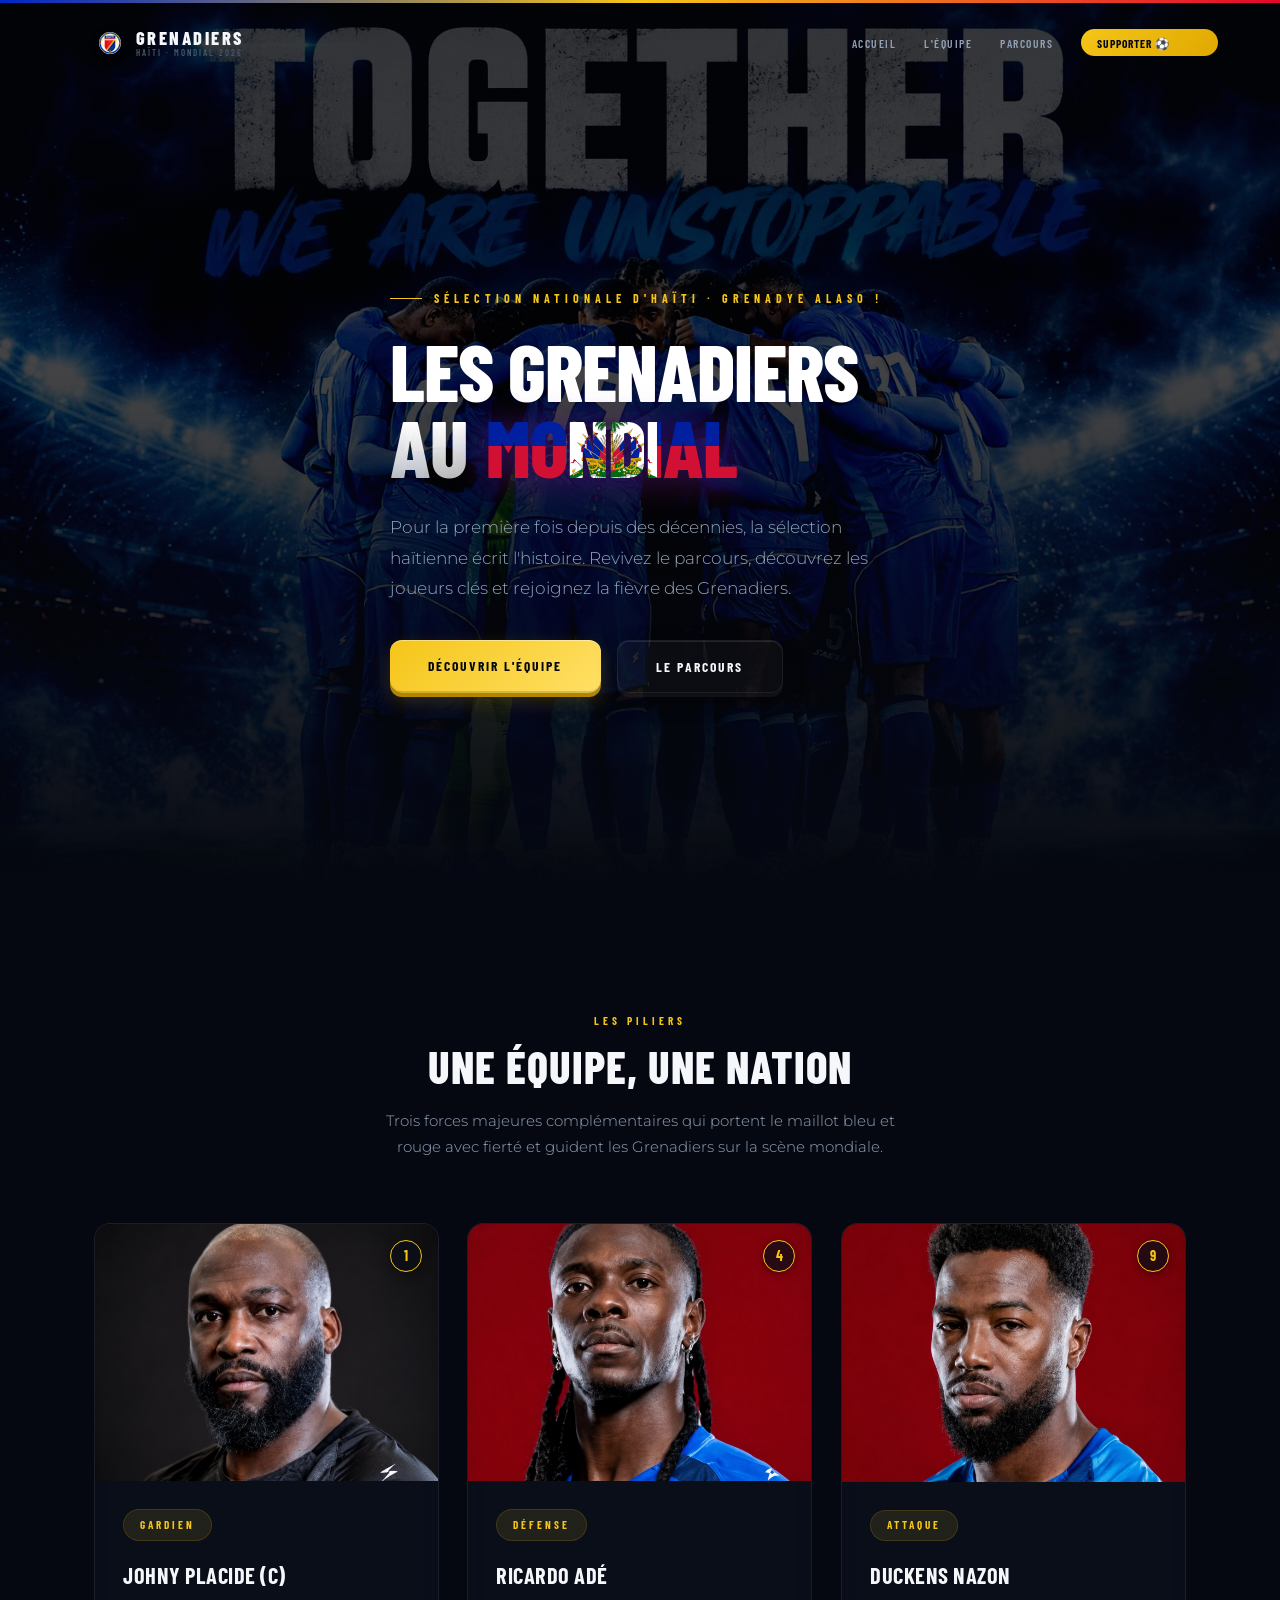
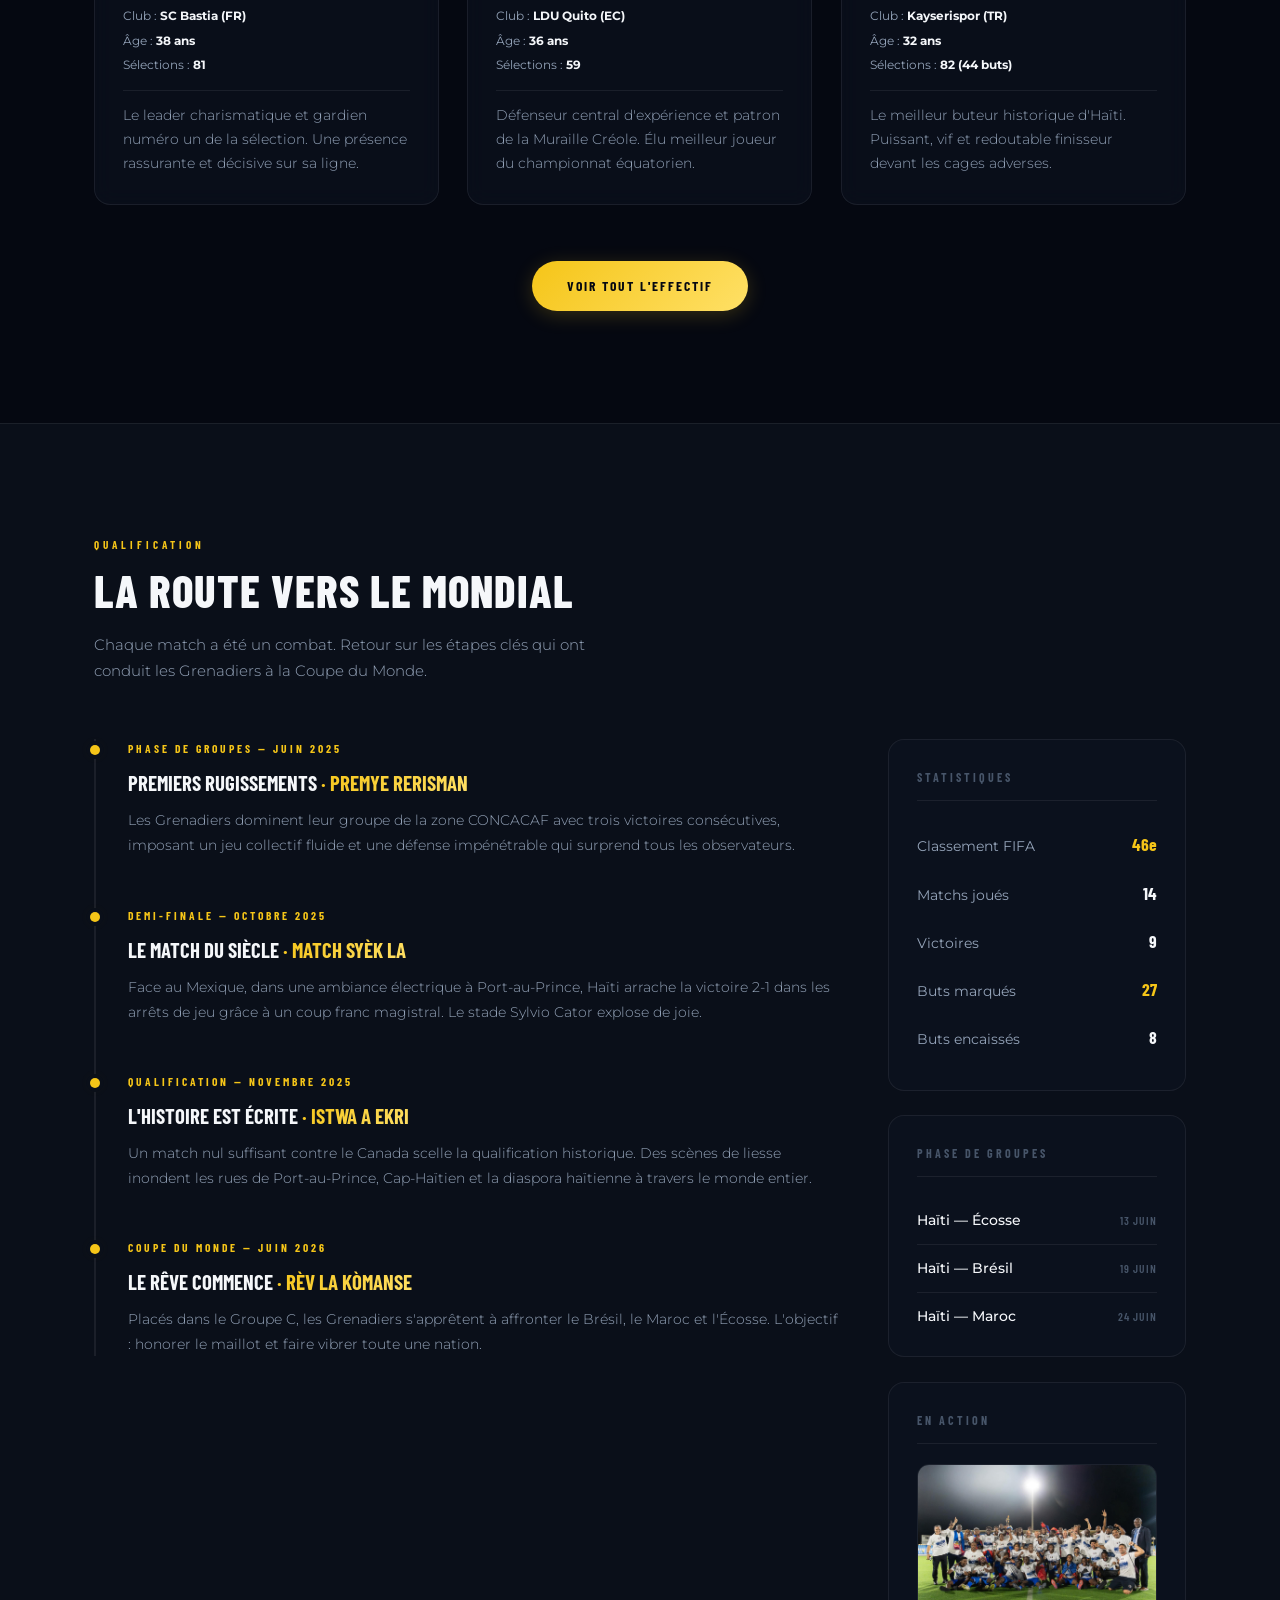
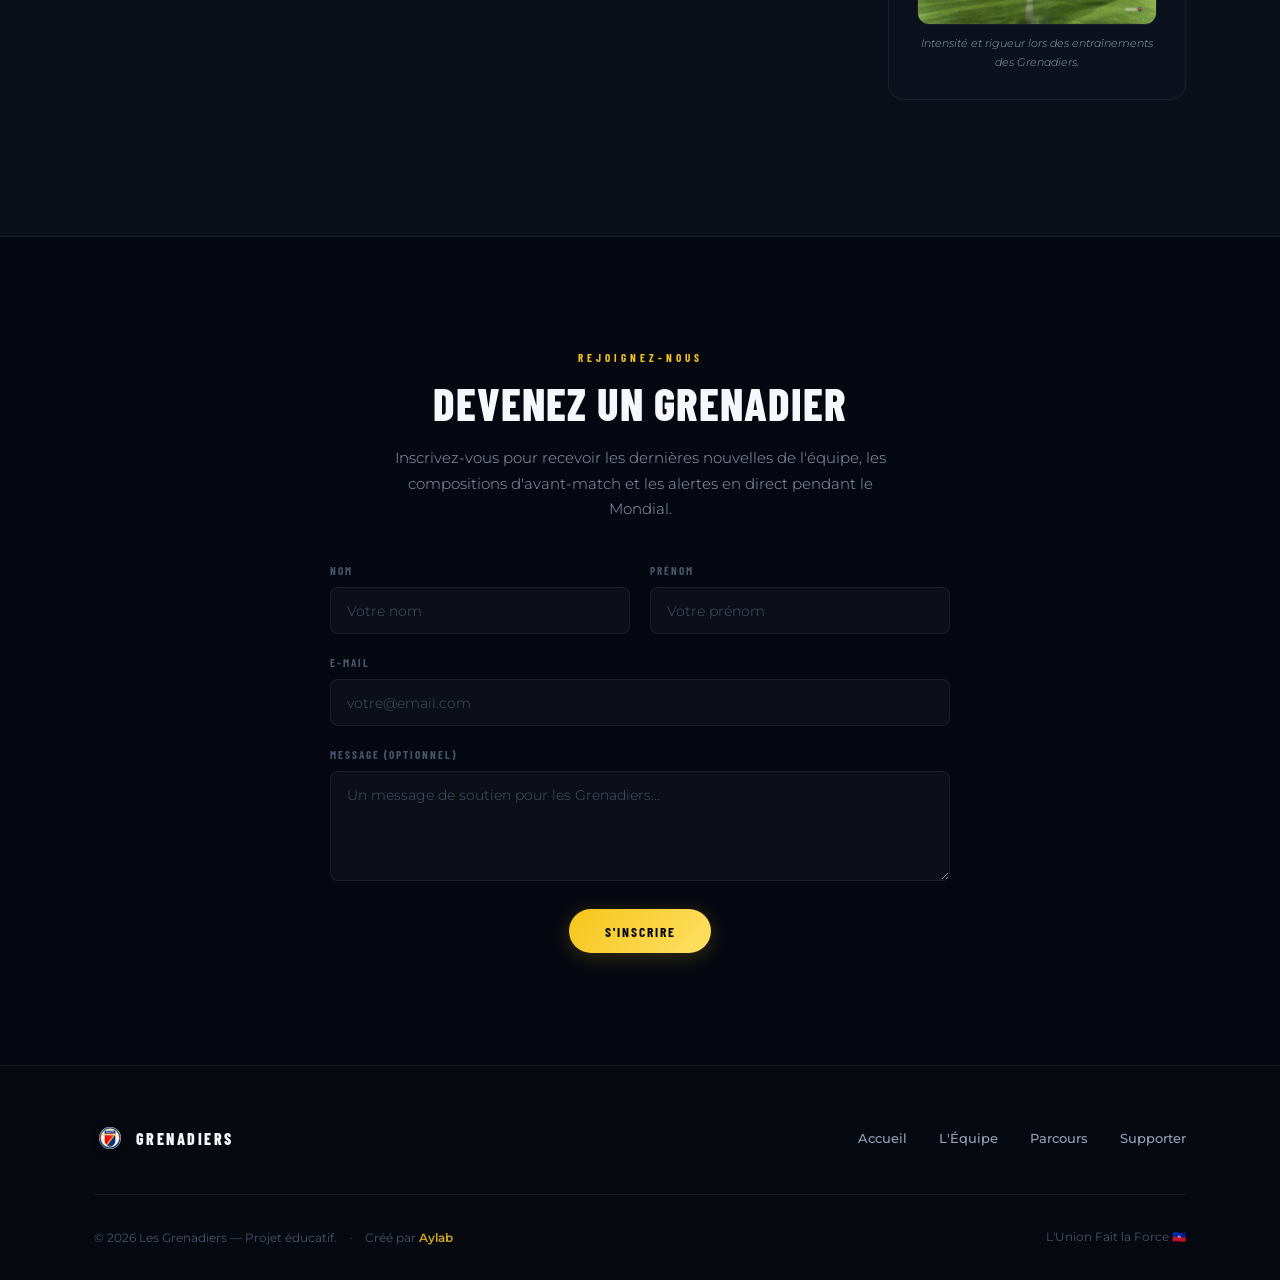
<file: index.html>
<!DOCTYPE html>
<html lang="fr">
<head>
  <meta charset="UTF-8">
  <meta name="viewport" content="width=device-width, initial-scale=1.0">
  <meta name="description" content="Les Grenadiers — La sélection haïtienne de football en route pour la Coupe du Monde. Découvrez l'équipe, le parcours et rejoignez les supporters.">
  <title>Les Grenadiers | Haïti — Coupe du Monde</title>
  <link rel="icon" type="image/svg+xml" href="images/fhf-logo.svg">
  <link rel="stylesheet" href="style.css">

  <!-- Balises Open Graph / Partage Social -->
  <meta property="og:type" content="website">
  <meta property="og:url" content="https://rbil1y.github.io/HAITI_FOOT/">
  <meta property="og:title" content="Les Grenadiers | Haïti — Coupe du Monde">
  <meta property="og:description" content="Les Grenadiers — La sélection haïtienne de football en route pour la Coupe du Monde. Découvrez l'équipe, le parcours et rejoignez les supporters.">
  <meta property="og:image" content="https://rbil1y.github.io/HAITI_FOOT/images/og-preview.jpg">

  <!-- Twitter Meta Tags -->
  <meta name="twitter:card" content="summary_large_image">
  <meta property="twitter:domain" content="rbil1y.github.io">
  <meta property="twitter:url" content="https://rbil1y.github.io/HAITI_FOOT/">
  <meta name="twitter:title" content="Les Grenadiers | Haïti — Coupe du Monde">
  <meta name="twitter:description" content="Les Grenadiers — La sélection haïtienne de football en route pour la Coupe du Monde. Découvrez l'équipe, le parcours et rejoignez les supporters.">
  <meta name="twitter:image" content="https://rbil1y.github.io/HAITI_FOOT/images/og-preview.jpg">
</head>
<body>

  <!-- ═══════════════════════════════════════════
       EN-TÊTE & NAVIGATION
       ═══════════════════════════════════════════ -->
  <header>
    <!-- Bande d'accent aux couleurs nationales -->
    <span class="header-accent" aria-hidden="true"></span>
    
    <!-- Barre de défilement en CSS pur -->
    <div class="scroll-progress-bar"></div>

    <nav class="container nav-bar" aria-label="Navigation principale">
      <a href="#accueil" class="logo" id="nav-logo">
        <img src="images/fhf-logo.svg" alt="Logo de la Fédération Haïtienne de Football (FHF) en bleu, blanc et rouge" class="logo-img">
        <span class="logo-group">
          <span class="logo-text">Grenadiers</span>
          <span class="logo-sub">Haïti · Mondial 2026</span>
        </span>
      </a>
      <input type="checkbox" id="menu-toggle-cb" class="menu-toggle-checkbox">
      <ul class="nav-links">
        <li><a href="#accueil" id="nav-accueil"><label for="menu-toggle-cb">Accueil</label></a></li>
        <li><a href="squad.html" id="nav-equipe">L'Équipe</a></li>
        <li><a href="#parcours" id="nav-parcours"><label for="menu-toggle-cb">Parcours</label></a></li>
        <li><a href="#supporter" class="nav-cta" id="nav-supporter"><label for="menu-toggle-cb">Supporter ⚽</label></a></li>
      </ul>
      <label for="menu-toggle-cb" class="menu-toggle" aria-label="Ouvrir le menu">
        <span class="hamburger-line"></span>
        <span class="hamburger-line"></span>
        <span class="hamburger-line"></span>
      </label>
    </nav>
  </header>

  <main>

    <!-- ═══════════════════════════════════════════
         SECTION HÉROS
         ═══════════════════════════════════════════ -->
    <section id="accueil" class="hero" aria-label="Bannière principale">
      <figure class="hero-bg">
        <picture>
          <!-- Sur smartphone (écrans max 768px), on affiche og-preview.jpg -->
          <source media="(max-width: 768px)" srcset="images/og-preview.jpg">
          <!-- Sur grand écran, on affiche la photo de l'équipe squad-team-2026.jpg -->
          <img src="images/squad-team-2026.jpg" alt="Photo de groupe officielle de l'équipe de football d'Haïti posant ensemble sur la pelouse.">
        </picture>
        <figcaption class="hero-overlay"></figcaption>
      </figure>

      <div class="container hero-content">
        <p class="hero-eyebrow">Sélection Nationale d'Haïti · Grenadye Alaso !</p>
        <h1>Les Grenadiers<br>au <span class="flag-text">Mondial</span></h1>
        <p class="hero-desc">
          Pour la première fois depuis des décennies, la sélection haïtienne écrit l'histoire.
          Revivez le parcours, découvrez les joueurs clés et rejoignez la fièvre des Grenadiers.
        </p>
        <div class="hero-actions">
          <a href="#equipe" class="btn btn-primary" id="hero-cta-equipe">Découvrir l'équipe</a>
          <a href="#parcours" class="btn btn-outline" id="hero-cta-parcours">Le parcours</a>
        </div>
      </div>
    </section>

    <!-- ═══════════════════════════════════════════
         GALERIE DE L'ÉQUIPE (Grid)
         ═══════════════════════════════════════════ -->
    <section id="equipe" class="gallery" aria-label="Galerie de l'équipe">
      <div class="container">
        <div class="gallery-header reveal reveal-up">
          <p class="section-label">Les Piliers</p>
          <h2 class="section-heading">Une Équipe, Une Nation</h2>
          <p class="section-desc">
            Trois forces majeures complémentaires qui portent le maillot bleu et rouge avec fierté et guident les Grenadiers sur la scène mondiale.
          </p>
        </div>

        <div class="gallery-grid">

          <!-- Le Gardien (Johny Placide) -->
          <article class="card reveal reveal-up" data-delay="0">
            <figure class="card-image">
              <span class="card-number">1</span>
              <img src="images/johny-placide.jpg"
                   alt="Portrait de face du gardien et capitaine Johny Placide en maillot officiel noir et jaune.">
            </figure>
            <div class="card-body">
              <span class="tag">Gardien</span>
              <h3 class="card-title">Johny Placide (C)</h3>
              <div class="player-meta">
                <span class="meta-item">Club : <strong>SC Bastia (FR)</strong></span>
                <span class="meta-item">Âge : <strong>38 ans</strong></span>
                <span class="meta-item">Sélections : <strong>81</strong></span>
              </div>
              <p class="card-text">
                Le leader charismatique et gardien numéro un de la sélection. Une présence rassurante et décisive sur sa ligne.
              </p>
            </div>
          </article>

          <!-- La Défense (Ricardo Adé) -->
          <article class="card reveal reveal-up" data-delay="100">
            <figure class="card-image">
              <span class="card-number">4</span>
              <img src="images/ricardo-ade.jpg"
                   alt="Ricardo Adé, défenseur central et leader de la sélection d'Haïti, photographié avec concentration lors d'une séance d'entraînement.">
            </figure>
            <div class="card-body">
              <span class="tag">Défense</span>
              <h3 class="card-title">Ricardo Adé</h3>
              <div class="player-meta">
                <span class="meta-item">Club : <strong>LDU Quito (EC)</strong></span>
                <span class="meta-item">Âge : <strong>36 ans</strong></span>
                <span class="meta-item">Sélections : <strong>59</strong></span>
              </div>
              <p class="card-text">
                Défenseur central d'expérience et patron de la Muraille Créole. Élu meilleur joueur du championnat équatorien.
              </p>
            </div>
          </article>

          <!-- L'Attaque (Duckens Nazon) -->
          <article class="card reveal reveal-up" data-delay="200">
            <figure class="card-image">
              <span class="card-number">9</span>
              <img src="images/duckens-nazon.jpg"
                   alt="Duckens Nazon, l'attaquant vedette de la sélection d'Haïti, souriant avec fierté sous le maillot national.">
            </figure>
            <div class="card-body">
              <span class="tag">Attaque</span>
              <h3 class="card-title">Duckens Nazon</h3>
              <div class="player-meta">
                <span class="meta-item">Club : <strong>Kayserispor (TR)</strong></span>
                <span class="meta-item">Âge : <strong>32 ans</strong></span>
                <span class="meta-item">Sélections : <strong>82 (44 buts)</strong></span>
              </div>
              <p class="card-text">
                Le meilleur buteur historique d'Haïti. Puissant, vif et redoutable finisseur devant les cages adverses.
              </p>
            </div>
          </article>

        </div>

        <div class="gallery-actions reveal reveal-up" data-delay="300">
          <a href="squad.html" class="btn btn-primary" id="btn-voir-tout">Voir tout l'effectif</a>
        </div>

      </div>
    </section>

    <!-- ═══════════════════════════════════════════
         SECTION PARCOURS & STATS (Flexbox 2 col)
         ═══════════════════════════════════════════ -->
    <section id="parcours" class="journey" aria-label="Parcours de qualification">
      <div class="container">
        <div class="journey-header reveal reveal-up">
          <p class="section-label">Qualification</p>
          <h2 class="section-heading">La Route vers le Mondial</h2>
          <p class="section-desc" style="margin-bottom: 3.5rem;">
            Chaque match a été un combat. Retour sur les étapes clés
            qui ont conduit les Grenadiers à la Coupe du Monde.
          </p>
        </div>

        <div class="journey-layout">

          <!-- Colonne principale : Timeline -->
          <section class="journey-main" aria-label="Chronologie du parcours">
            <div class="timeline">

              <article class="timeline-item reveal reveal-left" data-delay="0">
                <p class="timeline-date">Phase de groupes — Juin 2025</p>
                <h3 class="timeline-title">Premiers rugissements <span class="accent">· Premye Rerisman</span></h3>
                <p class="timeline-text">
                  Les Grenadiers dominent leur groupe de la zone CONCACAF avec trois victoires
                  consécutives, imposant un jeu collectif fluide et une défense impénétrable
                  qui surprend tous les observateurs.
                </p>
              </article>

              <article class="timeline-item reveal reveal-left" data-delay="100">
                <p class="timeline-date">Demi-finale — Octobre 2025</p>
                <h3 class="timeline-title">Le match du siècle <span class="accent">· Match Syèk la</span></h3>
                <p class="timeline-text">
                  Face au Mexique, dans une ambiance électrique à Port-au-Prince,
                  Haïti arrache la victoire 2-1 dans les arrêts de jeu grâce à un coup franc magistral.
                  Le stade Sylvio Cator explose de joie.
                </p>
              </article>

              <article class="timeline-item reveal reveal-left" data-delay="200">
                <p class="timeline-date">Qualification — Novembre 2025</p>
                <h3 class="timeline-title">L'histoire est écrite <span class="accent">· Istwa a Ekri</span></h3>
                <p class="timeline-text">
                  Un match nul suffisant contre le Canada scelle la qualification historique.
                  Des scènes de liesse inondent les rues de Port-au-Prince, Cap-Haïtien et
                  la diaspora haïtienne à travers le monde entier.
                </p>
              </article>

              <article class="timeline-item reveal reveal-left" data-delay="300">
                <p class="timeline-date">Coupe du Monde — Juin 2026</p>
                <h3 class="timeline-title">Le rêve commence <span class="accent">· Rèv la Kòmanse</span></h3>
                <p class="timeline-text">
                  Placés dans le Groupe C, les Grenadiers s'apprêtent à affronter
                  le Brésil, le Maroc et l'Écosse. L'objectif : honorer le maillot
                  et faire vibrer toute une nation.
                </p>
              </article>

            </div>
          </section>

          <!-- Sidebar -->
          <aside class="journey-sidebar" aria-label="Statistiques et calendrier">

            <section class="widget reveal reveal-right" data-delay="0" aria-label="Statistiques clés">
              <h3 class="widget-title">Statistiques</h3>
              <div class="stat-row">
                <span class="stat-label">Classement FIFA</span>
                <span class="stat-value highlight">46e</span>
              </div>
              <div class="stat-row">
                <span class="stat-label">Matchs joués</span>
                <span class="stat-value">14</span>
              </div>
              <div class="stat-row">
                <span class="stat-label">Victoires</span>
                <span class="stat-value">9</span>
              </div>
              <div class="stat-row">
                <span class="stat-label">Buts marqués</span>
                <span class="stat-value highlight">27</span>
              </div>
              <div class="stat-row">
                <span class="stat-label">Buts encaissés</span>
                <span class="stat-value">8</span>
              </div>
            </section>

            <section class="widget reveal reveal-right" data-delay="100" aria-label="Calendrier des matchs">
              <h3 class="widget-title">Phase de groupes</h3>
              <div class="match-item">
                <span class="match-teams">Haïti — Écosse</span>
                <span class="match-date">13 Juin</span>
              </div>
              <div class="match-item">
                <span class="match-teams">Haïti — Brésil</span>
                <span class="match-date">19 Juin</span>
              </div>
              <div class="match-item">
                <span class="match-teams">Haïti — Maroc</span>
                <span class="match-date">24 Juin</span>
              </div>
            </section>

            <section class="widget reveal reveal-right" data-delay="200" aria-label="Action et Préparation">
              <h3 class="widget-title">En Action</h3>
              <figure class="widget-team-fig">
                <img src="images/home-hero.jpg" alt="Photographie d'action montrant les joueurs d'Haïti en pleine séance d'entraînement collective, disputant un ballon avec intensité.">
                <figcaption class="widget-team-desc">Intensité et rigueur lors des entraînements des Grenadiers.</figcaption>
              </figure>
            </section>

          </aside>

        </div>
      </div>
    </section>

    <!-- ═══════════════════════════════════════════
         SECTION INSCRIPTION SUPPORTER
         ═══════════════════════════════════════════ -->
    <section id="supporter" class="signup" aria-label="Inscription supporter">
      <div class="container">
        <div class="signup-wrapper reveal reveal-up">
          <p class="section-label">Rejoignez-nous</p>
          <h2 class="section-heading">Devenez un Grenadier</h2>
          <p class="section-desc">
            Inscrivez-vous pour recevoir les dernières nouvelles de l'équipe,
            les compositions d'avant-match et les alertes en direct pendant le Mondial.
          </p>

          <form class="signup-form" action="#" method="POST">
            <div class="form-row">
              <div class="form-group">
                <label for="input-nom">Nom</label>
                <input type="text" id="input-nom" name="nom" class="form-control"
                       placeholder="Votre nom" required>
              </div>
              <div class="form-group">
                <label for="input-prenom">Prénom</label>
                <input type="text" id="input-prenom" name="prenom" class="form-control"
                       placeholder="Votre prénom" required>
              </div>
            </div>

            <div class="form-group">
              <label for="input-email">E-mail</label>
              <input type="email" id="input-email" name="email" class="form-control"
                     placeholder="votre@email.com" required>
            </div>

            <div class="form-group">
              <label for="input-message">Message (optionnel)</label>
              <textarea id="input-message" name="message" class="form-control"
                        placeholder="Un message de soutien pour les Grenadiers..."></textarea>
            </div>

            <button type="submit" class="btn btn-primary" id="btn-submit">
              S'inscrire
            </button>
          </form>
        </div>
      </div>
    </section>

  </main>

  <!-- ═══════════════════════════════════════════
       PIED DE PAGE
       ═══════════════════════════════════════════ -->
  <footer>
    <div class="container">
      <div class="footer-top">
        <div class="footer-logo">
          <img src="images/fhf-logo.svg" alt="Fédération Haïtienne de Football" class="logo-img" style="height: 32px; width: auto; filter: drop-shadow(0 2px 4px rgba(0,0,0,0.3));">
          <span class="logo-text">Grenadiers</span>
        </div>
        <ul class="footer-links">
          <li><a href="#accueil" id="footer-accueil">Accueil</a></li>
          <li><a href="squad.html" id="footer-equipe">L'Équipe</a></li>
          <li><a href="#parcours" id="footer-parcours">Parcours</a></li>
          <li><a href="#supporter" id="footer-supporter">Supporter</a></li>
        </ul>
      </div>
      <div class="footer-bottom">
        <div class="footer-bottom-left">
          <p class="footer-copy">&copy; 2026 Les Grenadiers — Projet éducatif.</p>
          <span class="footer-separator" aria-hidden="true">&bull;</span>
          <p class="footer-aylab">Créé par <a href="#contact-modal" class="aylab-trigger" id="aylab-trigger">Aylab</a></p>
        </div>
        <p class="footer-credits">L'Union Fait la Force 🇭🇹</p>
      </div>
    </div>
  </footer>

  <!-- Modal Contact Aylab -->
  <div id="contact-modal" class="modal" role="dialog" aria-labelledby="modal-title">
    <a href="#aylab-trigger" class="modal-backdrop" aria-label="Fermer la fenêtre"></a>
    <div class="modal-card">
      <a href="#aylab-trigger" class="modal-close" id="modal-close" aria-label="Fermer la fenêtre">&times;</a>
      <div class="modal-body">
        <div class="avatar-circle">BE</div>
        <h3 id="modal-title" class="modal-name">Billy Rolph EXUME</h3>
        <p class="modal-role">Développeur Web · Aylab</p>
        
        <div class="contact-details">
          <a href="tel:+50931368824" class="contact-item">
            <svg class="contact-icon" viewBox="0 0 24 24" fill="none" stroke="currentColor" stroke-width="2" stroke-linecap="round" stroke-linejoin="round">
              <path d="M22 16.92v3a2 2 0 0 1-2.18 2 19.79 19.79 0 0 1-8.63-3.07 19.5 19.5 0 0 1-6-6 19.79 19.79 0 0 1-3.07-8.67A2 2 0 0 1 4.11 2h3a2 2 0 0 1 2 1.72 12.84 12.84 0 0 0 .7 2.81 2 2 0 0 1-.45 2.11L8.09 9.91a16 16 0 0 0 6 6l1.27-1.27a2 2 0 0 1 2.11-.45 12.84 12.84 0 0 0 2.81.7A2 2 0 0 1 22 9.72v3z"/>
            </svg>
            <span>+509 31 36 8824</span>
          </a>
          <a href="mailto:rbillyexume@gmail.com" class="contact-item">
            <svg class="contact-icon" viewBox="0 0 24 24" fill="none" stroke="currentColor" stroke-width="2" stroke-linecap="round" stroke-linejoin="round">
              <path d="M4 4h16c1.1 0 2 .9 2 2v12c0 1.1-.9 2-2 2H4c-1.1 0-2-.9-2-2V6c0-1.1.9-2 2-2z"/>
              <polyline points="22,6 12,13 2,6"/>
            </svg>
            <span>rbillyexume@gmail.com</span>
          </a>
        </div>
      </div>
    </div>
  </div>



</body>
</html>
</file>
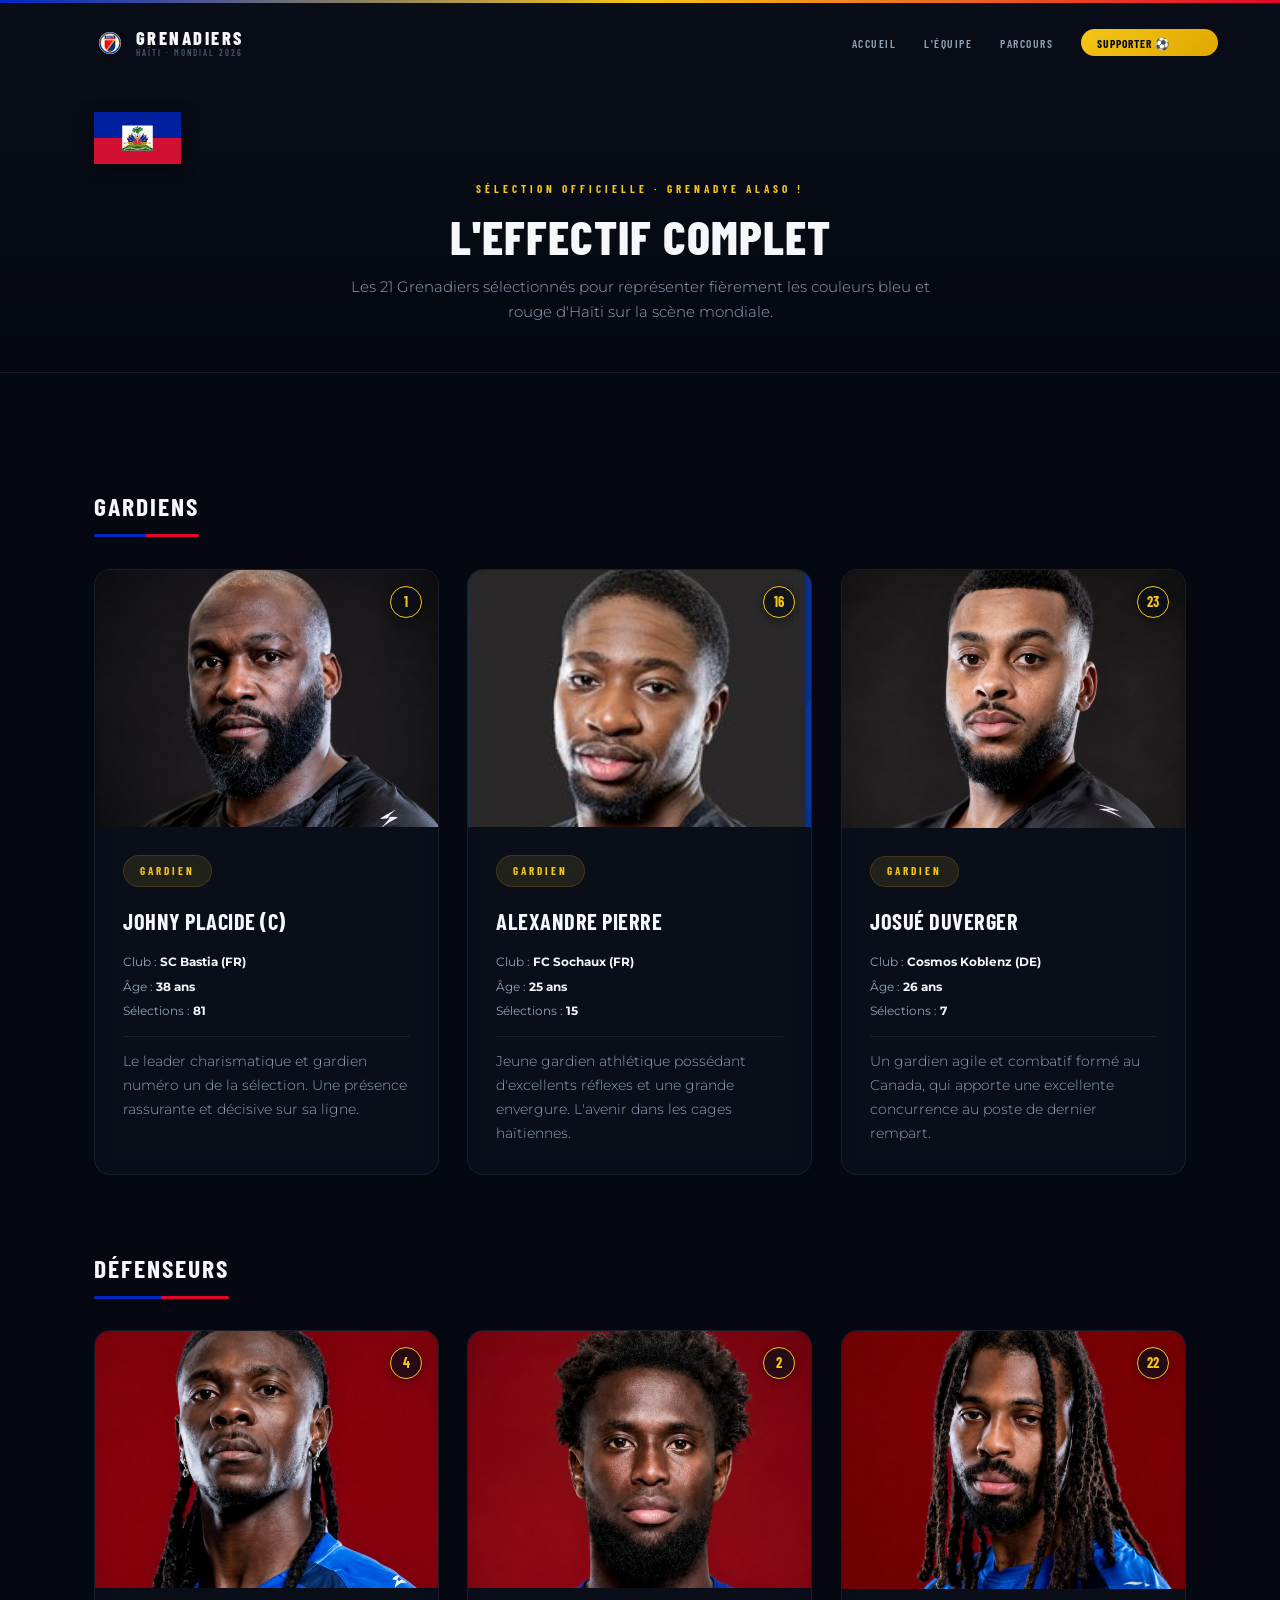
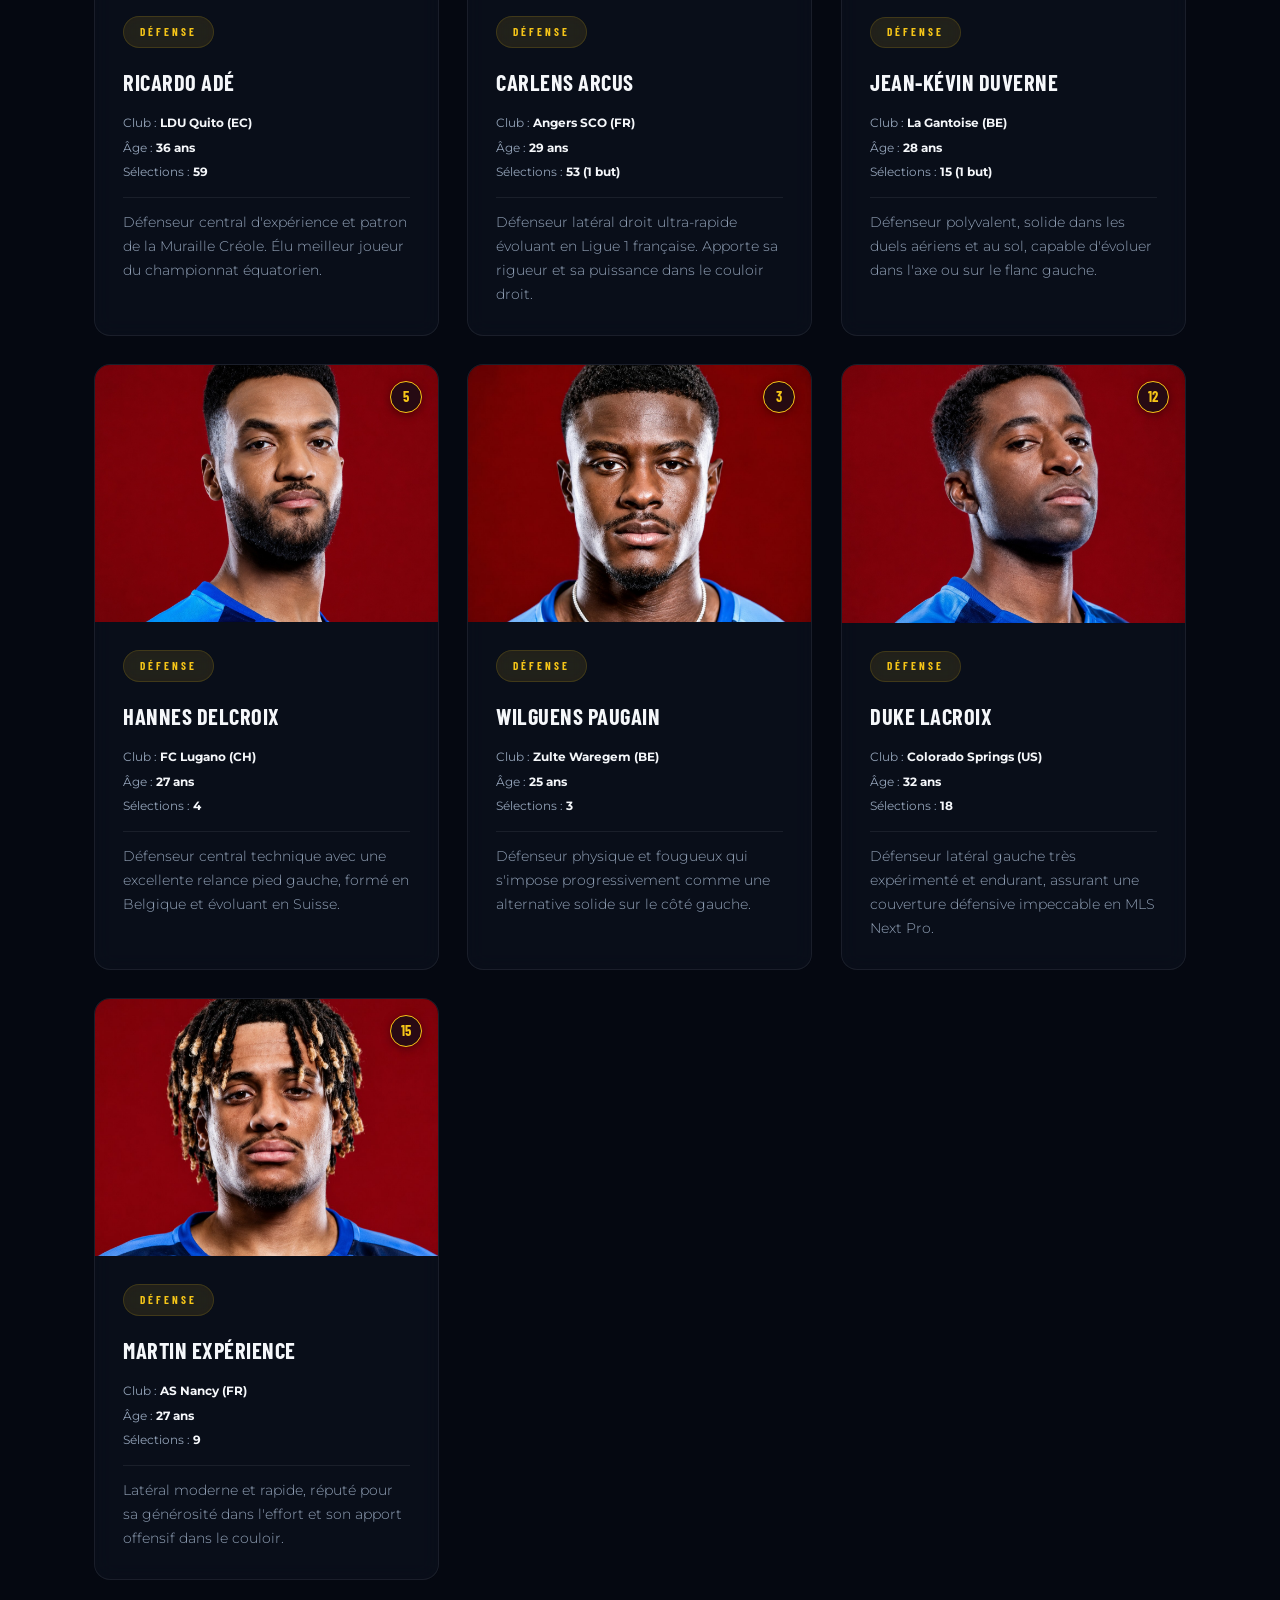
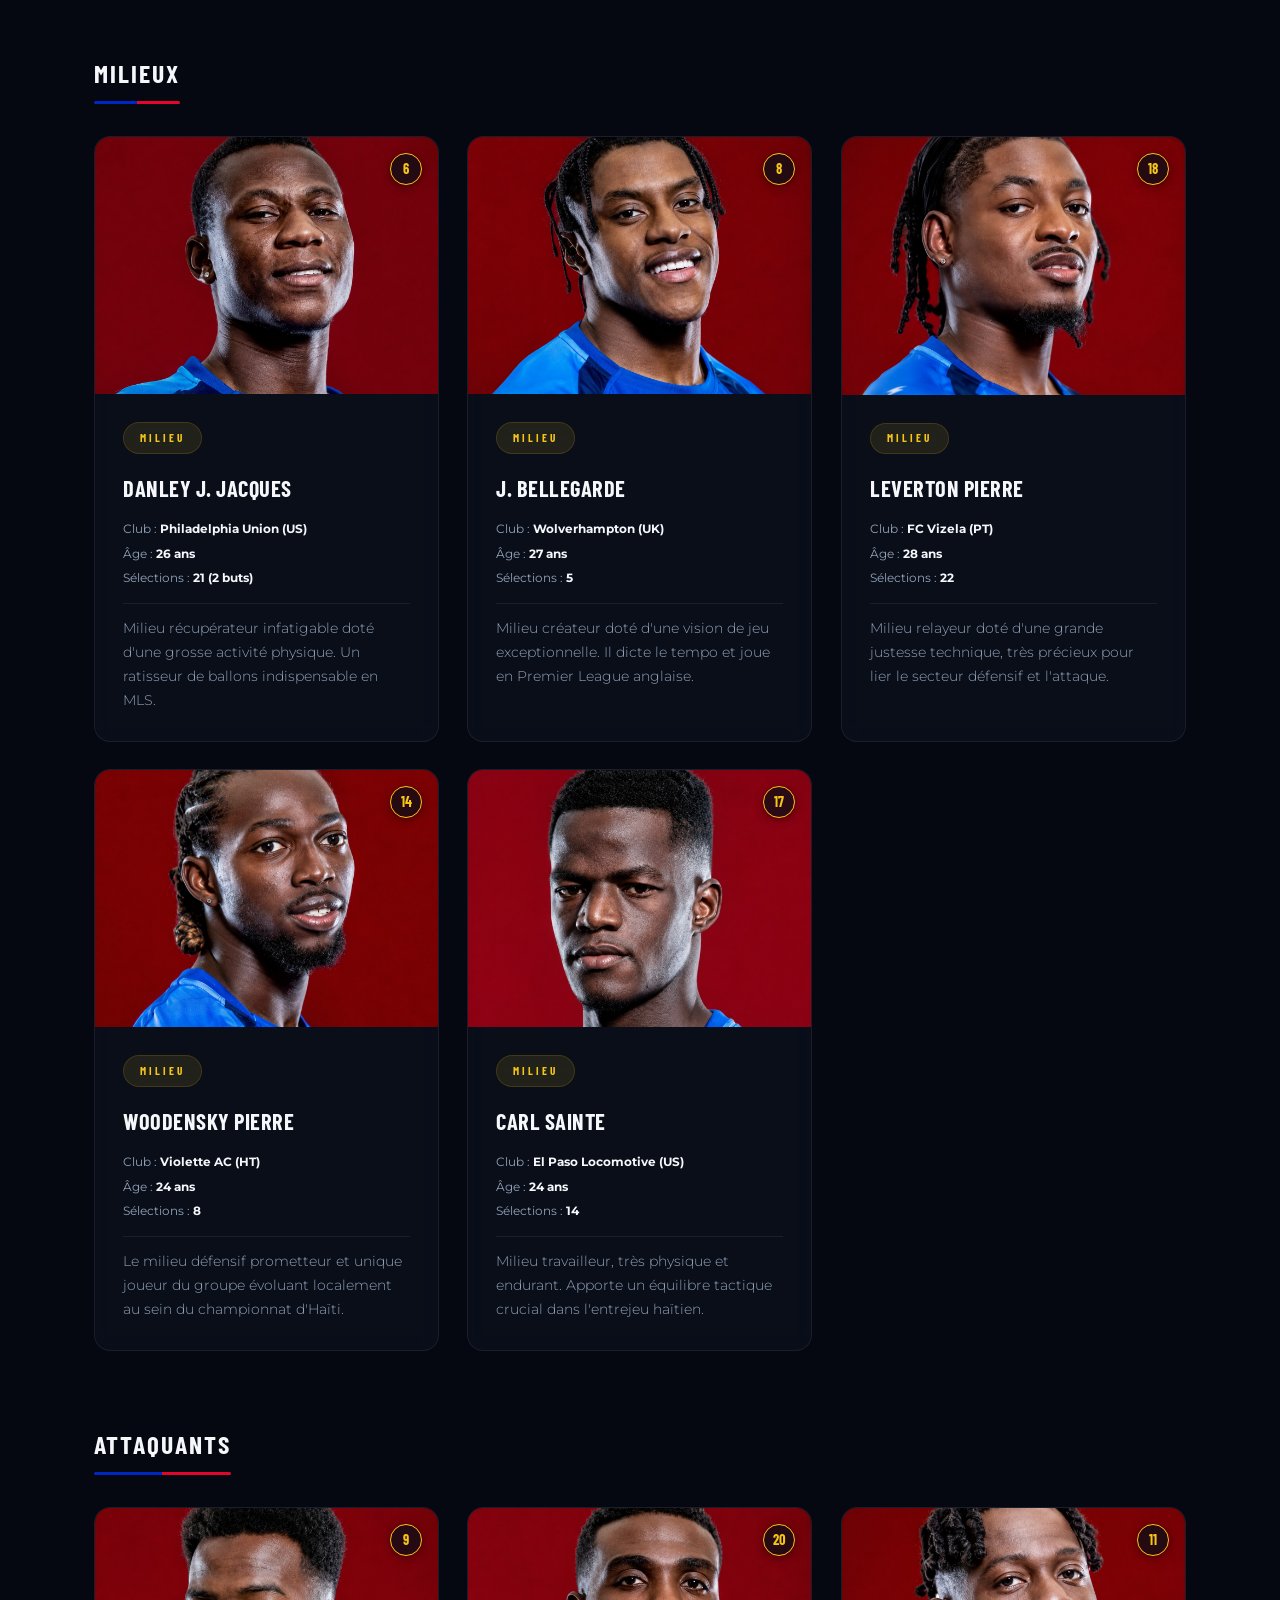
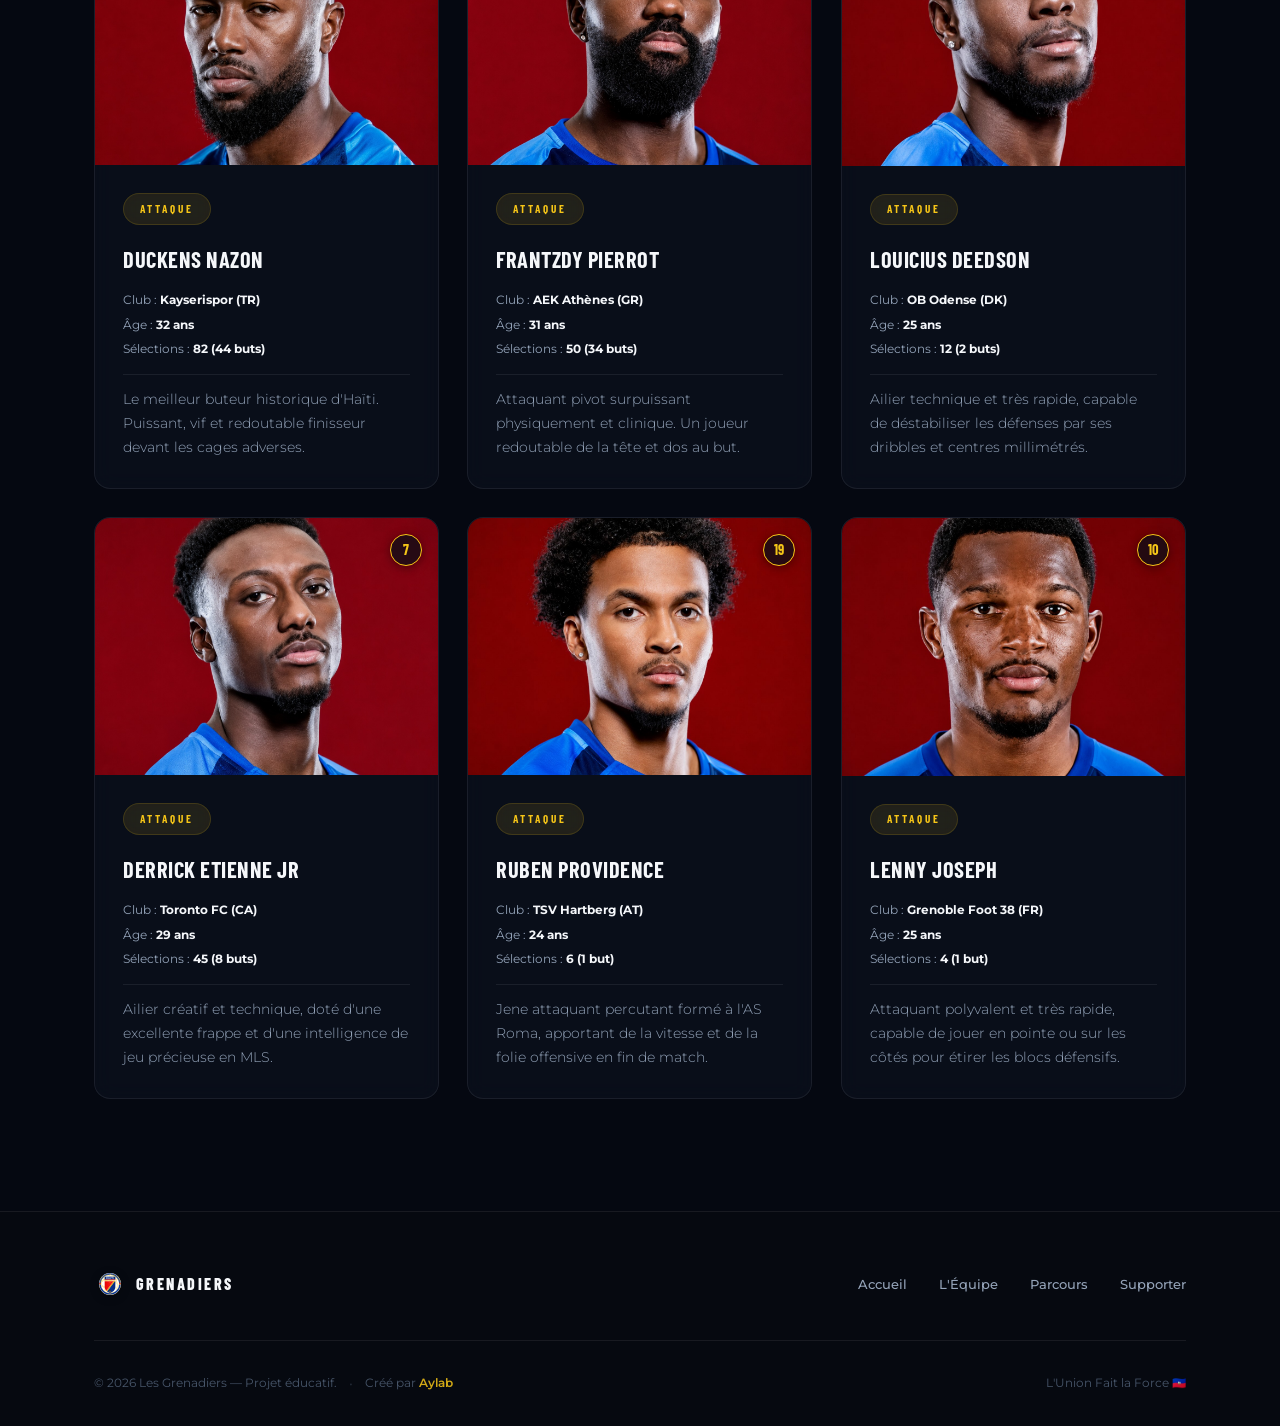
<file: squad.html>
<!DOCTYPE html>
<html lang="fr">
<head>
  <meta charset="UTF-8">
  <meta name="viewport" content="width=device-width, initial-scale=1.0">
  <meta name="description" content="Découvrez l'effectif complet des Grenadiers d'Haïti pour la Coupe du Monde 2026. Photos, clubs, statistiques et détails des 21 joueurs sélectionnés.">
  <title>L'Effectif | Les Grenadiers d'Haïti</title>
  <link rel="icon" type="image/svg+xml" href="images/fhf-logo.svg">
  <link rel="stylesheet" href="style.css">

  <!-- Balises Open Graph / Partage Social -->
  <meta property="og:type" content="website">
  <meta property="og:url" content="https://rbil1y.github.io/HAITI_FOOT/squad.html">
  <meta property="og:title" content="L'Effectif | Les Grenadiers d'Haïti">
  <meta property="og:description" content="Découvrez l'effectif complet des Grenadiers d'Haïti pour la Coupe du Monde 2026. Photos, clubs, statistiques et détails des 21 joueurs sélectionnés.">
  <meta property="og:image" content="https://rbil1y.github.io/HAITI_FOOT/images/og-preview.jpg">

  <!-- Twitter Meta Tags -->
  <meta name="twitter:card" content="summary_large_image">
  <meta property="twitter:domain" content="rbil1y.github.io">
  <meta property="twitter:url" content="https://rbil1y.github.io/HAITI_FOOT/squad.html">
  <meta name="twitter:title" content="L'Effectif | Les Grenadiers d'Haïti">
  <meta name="twitter:description" content="Découvrez l'effectif complet des Grenadiers d'Haïti pour la Coupe du Monde 2026. Photos, clubs, statistiques et détails des 21 joueurs sélectionnés.">
  <meta name="twitter:image" content="https://rbil1y.github.io/HAITI_FOOT/images/og-preview.jpg">
</head>
<body>

  <!-- ═══════════════════════════════════════════
       EN-TÊTE & NAVIGATION
       ═══════════════════════════════════════════ -->
  <header>
    <!-- Bande d'accent aux couleurs nationales -->
    <span class="header-accent" aria-hidden="true"></span>

    <!-- Barre de défilement en CSS pur -->
    <div class="scroll-progress-bar"></div>

    <nav class="container nav-bar" aria-label="Navigation principale">
      <a href="index.html" class="logo" id="nav-logo">
        <img src="images/fhf-logo.svg" alt="Logo de la Fédération Haïtienne de Football (FHF) en bleu, blanc et rouge" class="logo-img">
        <span class="logo-group">
          <span class="logo-text">Grenadiers</span>
          <span class="logo-sub">Haïti · Mondial 2026</span>
        </span>
      </a>
      <input type="checkbox" id="menu-toggle-cb" class="menu-toggle-checkbox">
      <ul class="nav-links">
        <li><a href="index.html#accueil" id="nav-accueil"><label for="menu-toggle-cb">Accueil</label></a></li>
        <li><a href="squad.html" id="nav-equipe"><label for="menu-toggle-cb">L'Équipe</label></a></li>
        <li><a href="index.html#parcours" id="nav-parcours"><label for="menu-toggle-cb">Parcours</label></a></li>
        <li><a href="index.html#supporter" class="nav-cta" id="nav-supporter"><label for="menu-toggle-cb">Supporter ⚽</label></a></li>
      </ul>
      <label for="menu-toggle-cb" class="menu-toggle" aria-label="Ouvrir le menu">
        <span class="hamburger-line"></span>
        <span class="hamburger-line"></span>
        <span class="hamburger-line"></span>
      </label>
    </nav>
  </header>

  <main>

    <!-- ═══════════════════════════════════════════
         BANIÈRE DE PAGE
         ═══════════════════════════════════════════ -->
    <section class="page-header" aria-label="En-tête de page">
      <div class="container">
        <img src="images/haiti.svg" alt="Armoiries de la République d'Haïti" class="page-emblem">
        <p class="section-label">Sélection Officielle · Grenadye Alaso !</p>
        <h1 class="page-title">L'Effectif Complet</h1>
        <p class="page-desc">
          Les 21 Grenadiers sélectionnés pour représenter fièrement les couleurs bleu et rouge d'Haïti sur la scène mondiale.
        </p>
      </div>
    </section>

    <!-- ═══════════════════════════════════════════
         GALERIE COMPLÈTE DE L'ÉQUIPE (Grid)
         ═══════════════════════════════════════════ -->
    <section class="gallery" aria-label="Liste complète des joueurs">
      <div class="container">

        <!-- Catégorie : Gardiens -->
        <div class="squad-category">
          <h3 class="category-title reveal reveal-up">Gardiens</h3>
          <div class="gallery-grid">

            <article class="card reveal reveal-up" data-delay="0">
              <figure class="card-image">
                <span class="card-number">1</span>
                <img src="images/johny-placide.jpg"
                     alt="Portrait de face du gardien et capitaine Johny Placide en maillot officiel noir et jaune.">
              </figure>
              <div class="card-body">
                <span class="tag">Gardien</span>
                <h3 class="card-title">Johny Placide (C)</h3>
                <div class="player-meta">
                  <span class="meta-item">Club : <strong>SC Bastia (FR)</strong></span>
                  <span class="meta-item">Âge : <strong>38 ans</strong></span>
                  <span class="meta-item">Sélections : <strong>81</strong></span>
                </div>
                <p class="card-text">
                  Le leader charismatique et gardien numéro un de la sélection. Une présence rassurante et décisive sur sa ligne.
                </p>
              </div>
            </article>

            <article class="card reveal reveal-up" data-delay="100">
              <figure class="card-image">
                <span class="card-number">16</span>
                <img src="images/alexandre-pierre.jpg"
                     alt="Alexandre Pierre, gardien de but d'Haïti, en maillot d'entraînement bleu ciel.">
              </figure>
              <div class="card-body">
                <span class="tag">Gardien</span>
                <h3 class="card-title">Alexandre Pierre</h3>
                <div class="player-meta">
                  <span class="meta-item">Club : <strong>FC Sochaux (FR)</strong></span>
                  <span class="meta-item">Âge : <strong>25 ans</strong></span>
                  <span class="meta-item">Sélections : <strong>15</strong></span>
                </div>
                <p class="card-text">
                  Jeune gardien athlétique possédant d'excellents réflexes et une grande envergure. L'avenir dans les cages haïtiennes.
                </p>
              </div>
            </article>

            <article class="card reveal reveal-up" data-delay="200">
              <figure class="card-image">
                <span class="card-number">23</span>
                <img src="images/josue-duverger.jpg"
                     alt="Le gardien Josué Duverger lors du rassemblement officiel de l'équipe nationale.">
              </figure>
              <div class="card-body">
                <span class="tag">Gardien</span>
                <h3 class="card-title">Josué Duverger</h3>
                <div class="player-meta">
                  <span class="meta-item">Club : <strong>Cosmos Koblenz (DE)</strong></span>
                  <span class="meta-item">Âge : <strong>26 ans</strong></span>
                  <span class="meta-item">Sélections : <strong>7</strong></span>
                </div>
                <p class="card-text">
                  Un gardien agile et combatif formé au Canada, qui apporte une excellente concurrence au poste de dernier rempart.
                </p>
              </div>
            </article>

          </div>
        </div>

        <!-- Catégorie : Défenseurs -->
        <div class="squad-category">
          <h3 class="category-title reveal reveal-up">Défenseurs</h3>
          <div class="gallery-grid">

            <article class="card reveal reveal-up" data-delay="0">
              <figure class="card-image">
                <span class="card-number">4</span>
                <img src="images/ricardo-ade.jpg"
                     alt="Ricardo Adé, défenseur central et leader de la sélection d'Haïti, photographié avec concentration lors d'une séance d'entraînement.">
              </figure>
              <div class="card-body">
                <span class="tag">Défense</span>
                <h3 class="card-title">Ricardo Adé</h3>
                <div class="player-meta">
                  <span class="meta-item">Club : <strong>LDU Quito (EC)</strong></span>
                  <span class="meta-item">Âge : <strong>36 ans</strong></span>
                  <span class="meta-item">Sélections : <strong>59</strong></span>
                </div>
                <p class="card-text">
                  Défenseur central d'expérience et patron de la Muraille Créole. Élu meilleur joueur du championnat équatorien.
                </p>
              </div>
            </article>

            <article class="card reveal reveal-up" data-delay="100">
              <figure class="card-image">
                <span class="card-number">2</span>
                <img src="images/carlens-arcus.jpg"
                     alt="Carlens Arcus, défenseur latéral droit international d'Haïti.">
              </figure>
              <div class="card-body">
                <span class="tag">Défense</span>
                <h3 class="card-title">Carlens Arcus</h3>
                <div class="player-meta">
                  <span class="meta-item">Club : <strong>Angers SCO (FR)</strong></span>
                  <span class="meta-item">Âge : <strong>29 ans</strong></span>
                  <span class="meta-item">Sélections : <strong>53 (1 but)</strong></span>
                </div>
                <p class="card-text">
                  Défenseur latéral droit ultra-rapide évoluant en Ligue 1 française. Apporte sa rigueur et sa puissance dans le couloir droit.
                </p>
              </div>
            </article>

            <article class="card reveal reveal-up" data-delay="200">
              <figure class="card-image">
                <span class="card-number">22</span>
                <img src="images/jean-kevin-duverne.jpg"
                     alt="Jean-Kévin Duverne, défenseur polyvalent de la sélection d'Haïti.">
              </figure>
              <div class="card-body">
                <span class="tag">Défense</span>
                <h3 class="card-title">Jean-Kévin Duverne</h3>
                <div class="player-meta">
                  <span class="meta-item">Club : <strong>La Gantoise (BE)</strong></span>
                  <span class="meta-item">Âge : <strong>28 ans</strong></span>
                  <span class="meta-item">Sélections : <strong>15 (1 but)</strong></span>
                </div>
                <p class="card-text">
                  Défenseur polyvalent, solide dans les duels aériens et au sol, capable d'évoluer dans l'axe ou sur le flanc gauche.
                </p>
              </div>
            </article>

            <article class="card reveal reveal-up" data-delay="0">
              <figure class="card-image">
                <span class="card-number">5</span>
                <img src="images/hannes-delcroix.jpg"
                     alt="Hannes Delcroix, défenseur central d'Haïti lors d'une séance de préparation physique.">
              </figure>
              <div class="card-body">
                <span class="tag">Défense</span>
                <h3 class="card-title">Hannes Delcroix</h3>
                <div class="player-meta">
                  <span class="meta-item">Club : <strong>FC Lugano (CH)</strong></span>
                  <span class="meta-item">Âge : <strong>27 ans</strong></span>
                  <span class="meta-item">Sélections : <strong>4</strong></span>
                </div>
                <p class="card-text">
                  Défenseur central technique avec une excellente relance pied gauche, formé en Belgique et évoluant en Suisse.
                </p>
              </div>
            </article>

            <article class="card reveal reveal-up" data-delay="100">
              <figure class="card-image">
                <span class="card-number">3</span>
                <img src="images/wilguens-paugain.jpg"
                     alt="Wilguens Paugain, jeune défenseur de la sélection nationale en tenue d'entraînement.">
              </figure>
              <div class="card-body">
                <span class="tag">Défense</span>
                <h3 class="card-title">Wilguens Paugain</h3>
                <div class="player-meta">
                  <span class="meta-item">Club : <strong>Zulte Waregem (BE)</strong></span>
                  <span class="meta-item">Âge : <strong>25 ans</strong></span>
                  <span class="meta-item">Sélections : <strong>3</strong></span>
                </div>
                <p class="card-text">
                  Défenseur physique et fougueux qui s'impose progressivement comme une alternative solide sur le côté gauche.
                </p>
              </div>
            </article>

            <article class="card reveal reveal-up" data-delay="200">
              <figure class="card-image">
                <span class="card-number">12</span>
                <img src="images/duke-lacroix.jpg"
                     alt="Duke Lacroix, latéral gauche haïtien souriant lors du camp de préparation de la sélection.">
              </figure>
              <div class="card-body">
                <span class="tag">Défense</span>
                <h3 class="card-title">Duke Lacroix</h3>
                <div class="player-meta">
                  <span class="meta-item">Club : <strong>Colorado Springs (US)</strong></span>
                  <span class="meta-item">Âge : <strong>32 ans</strong></span>
                  <span class="meta-item">Sélections : <strong>18</strong></span>
                </div>
                <p class="card-text">
                  Défenseur latéral gauche très expérimenté et endurant, assurant une couverture défensive impeccable en MLS Next Pro.
                </p>
              </div>
            </article>

            <article class="card reveal reveal-up" data-delay="0">
              <figure class="card-image">
                <span class="card-number">15</span>
                <img src="images/martin-experience.jpg"
                     alt="Martin Expérience, défenseur latéral gauche d'Haïti, concentré avant un entraînement.">
              </figure>
              <div class="card-body">
                <span class="tag">Défense</span>
                <h3 class="card-title">Martin Expérience</h3>
                <div class="player-meta">
                  <span class="meta-item">Club : <strong>AS Nancy (FR)</strong></span>
                  <span class="meta-item">Âge : <strong>27 ans</strong></span>
                  <span class="meta-item">Sélections : <strong>9</strong></span>
                </div>
                <p class="card-text">
                  Latéral moderne et rapide, réputé pour sa générosité dans l'effort et son apport offensif dans le couloir.
                </p>
              </div>
            </article>

          </div>
        </div>

        <!-- Catégorie : Milieux de terrain -->
        <div class="squad-category">
          <h3 class="category-title reveal reveal-up">Milieux</h3>
          <div class="gallery-grid">

            <article class="card reveal reveal-up" data-delay="0">
              <figure class="card-image">
                <span class="card-number">6</span>
                <img src="images/danley-jean-jacques.jpg"
                     alt="Danley Jean Jacques, milieu défensif d'Haïti, souriant avec son équipement officiel.">
              </figure>
              <div class="card-body">
                <span class="tag">Milieu</span>
                <h3 class="card-title">Danley J. Jacques</h3>
                <div class="player-meta">
                  <span class="meta-item">Club : <strong>Philadelphia Union (US)</strong></span>
                  <span class="meta-item">Âge : <strong>26 ans</strong></span>
                  <span class="meta-item">Sélections : <strong>21 (2 buts)</strong></span>
                </div>
                <p class="card-text">
                  Milieu récupérateur infatigable doté d'une grosse activité physique. Un ratisseur de ballons indispensable en MLS.
                </p>
              </div>
            </article>

            <article class="card reveal reveal-up" data-delay="100">
              <figure class="card-image">
                <span class="card-number">8</span>
                <img src="images/jean-ricner-bellegarde.jpg"
                     alt="Jean-Ricner Bellegarde, milieu de terrain créatif haïtien sous les couleurs nationales.">
              </figure>
              <div class="card-body">
                <span class="tag">Milieu</span>
                <h3 class="card-title">J. Bellegarde</h3>
                <div class="player-meta">
                  <span class="meta-item">Club : <strong>Wolverhampton (UK)</strong></span>
                  <span class="meta-item">Âge : <strong>27 ans</strong></span>
                  <span class="meta-item">Sélections : <strong>5</strong></span>
                </div>
                <p class="card-text">
                  Milieu créateur doté d'une vision de jeu exceptionnelle. Il dicte le tempo et joue en Premier League anglaise.
                </p>
              </div>
            </article>

            <article class="card reveal reveal-up" data-delay="200">
              <figure class="card-image">
                <span class="card-number">18</span>
                <img src="images/leverton-pierre.jpg"
                     alt="Leverton Pierre, milieu relayeur d'Haïti, photographié de face.">
              </figure>
              <div class="card-body">
                <span class="tag">Milieu</span>
                <h3 class="card-title">Leverton Pierre</h3>
                <div class="player-meta">
                  <span class="meta-item">Club : <strong>FC Vizela (PT)</strong></span>
                  <span class="meta-item">Âge : <strong>28 ans</strong></span>
                  <span class="meta-item">Sélections : <strong>22</strong></span>
                </div>
                <p class="card-text">
                  Milieu relayeur doté d'une grande justesse technique, très précieux pour lier le secteur défensif et l'attaque.
                </p>
              </div>
            </article>

            <article class="card reveal reveal-up" data-delay="0">
              <figure class="card-image">
                <span class="card-number">14</span>
                <img src="images/woodensky-pierre.jpg"
                     alt="Woodensky Pierre, milieu de terrain défensif haïtien.">
              </figure>
              <div class="card-body">
                <span class="tag">Milieu</span>
                <h3 class="card-title">Woodensky Pierre</h3>
                <div class="player-meta">
                  <span class="meta-item">Club : <strong>Violette AC (HT)</strong></span>
                  <span class="meta-item">Âge : <strong>24 ans</strong></span>
                  <span class="meta-item">Sélections : <strong>8</strong></span>
                </div>
                <p class="card-text">
                  Le milieu défensif prometteur et unique joueur du groupe évoluant localement au sein du championnat d'Haïti.
                </p>
              </div>
            </article>

            <article class="card reveal reveal-up" data-delay="100">
              <figure class="card-image">
                <span class="card-number">17</span>
                <img src="images/carl-sainte.jpg"
                     alt="Carl Sainte, milieu de terrain physique d'Haïti.">
              </figure>
              <div class="card-body">
                <span class="tag">Milieu</span>
                <h3 class="card-title">Carl Sainte</h3>
                <div class="player-meta">
                  <span class="meta-item">Club : <strong>El Paso Locomotive (US)</strong></span>
                  <span class="meta-item">Âge : <strong>24 ans</strong></span>
                  <span class="meta-item">Sélections : <strong>14</strong></span>
                </div>
                <p class="card-text">
                  Milieu travailleur, très physique et endurant. Apporte un équilibre tactique crucial dans l'entrejeu haïtien.
                </p>
              </div>
            </article>

          </div>
        </div>

        <!-- Catégorie : Attaquants -->
        <div class="squad-category">
          <h3 class="category-title reveal reveal-up">Attaquants</h3>
          <div class="gallery-grid">

            <article class="card reveal reveal-up" data-delay="0">
              <figure class="card-image">
                <span class="card-number">9</span>
                <img src="images/duckens-nazon.jpg"
                     alt="Duckens Nazon, l'attaquant vedette de la sélection d'Haïti, souriant avec fierté sous le maillot national.">
              </figure>
              <div class="card-body">
                <span class="tag">Attaque</span>
                <h3 class="card-title">Duckens Nazon</h3>
                <div class="player-meta">
                  <span class="meta-item">Club : <strong>Kayserispor (TR)</strong></span>
                  <span class="meta-item">Âge : <strong>32 ans</strong></span>
                  <span class="meta-item">Sélections : <strong>82 (44 buts)</strong></span>
                </div>
                <p class="card-text">
                  Le meilleur buteur historique d'Haïti. Puissant, vif et redoutable finisseur devant les cages adverses.
                </p>
              </div>
            </article>

            <article class="card reveal reveal-up" data-delay="100">
              <figure class="card-image">
                <span class="card-number">20</span>
                <img src="images/frantzdy-pierrot.jpg"
                     alt="Frantzdy Pierrot, attaquant de pointe d'Haïti.">
              </figure>
              <div class="card-body">
                <span class="tag">Attaque</span>
                <h3 class="card-title">Frantzdy Pierrot</h3>
                <div class="player-meta">
                  <span class="meta-item">Club : <strong>AEK Athènes (GR)</strong></span>
                  <span class="meta-item">Âge : <strong>31 ans</strong></span>
                  <span class="meta-item">Sélections : <strong>50 (34 buts)</strong></span>
                </div>
                <p class="card-text">
                  Attaquant pivot surpuissant physiquement et clinique. Un joueur redoutable de la tête et dos au but.
                </p>
              </div>
            </article>

            <article class="card reveal reveal-up" data-delay="200">
              <figure class="card-image">
                <span class="card-number">11</span>
                <img src="images/louicius-deedson.jpg"
                     alt="Louicius Deedson, ailier rapide haïtien lors de son arrivée au camp.">
              </figure>
              <div class="card-body">
                <span class="tag">Attaque</span>
                <h3 class="card-title">Louicius Deedson</h3>
                <div class="player-meta">
                  <span class="meta-item">Club : <strong>OB Odense (DK)</strong></span>
                  <span class="meta-item">Âge : <strong>25 ans</strong></span>
                  <span class="meta-item">Sélections : <strong>12 (2 buts)</strong></span>
                </div>
                <p class="card-text">
                  Ailier technique et très rapide, capable de déstabiliser les défenses par ses dribbles et centres millimétrés.
                </p>
              </div>
            </article>

            <article class="card reveal reveal-up" data-delay="0">
              <figure class="card-image">
                <span class="card-number">7</span>
                <img src="images/derrick-etienne.jpg"
                     alt="Derrick Etienne Jr, ailier offensif créatif de la sélection.">
              </figure>
              <div class="card-body">
                <span class="tag">Attaque</span>
                <h3 class="card-title">Derrick Etienne Jr</h3>
                <div class="player-meta">
                  <span class="meta-item">Club : <strong>Toronto FC (CA)</strong></span>
                  <span class="meta-item">Âge : <strong>29 ans</strong></span>
                  <span class="meta-item">Sélections : <strong>45 (8 buts)</strong></span>
                </div>
                <p class="card-text">
                  Ailier créatif et technique, doté d'une excellente frappe et d'une intelligence de jeu précieuse en MLS.
                </p>
              </div>
            </article>

            <article class="card reveal reveal-up" data-delay="100">
              <figure class="card-image">
                <span class="card-number">19</span>
                <img src="images/ruben-providence.jpg"
                     alt="Ruben Providence, jeune ailier de la sélection.">
              </figure>
              <div class="card-body">
                <span class="tag">Attaque</span>
                <h3 class="card-title">Ruben Providence</h3>
                <div class="player-meta">
                  <span class="meta-item">Club : <strong>TSV Hartberg (AT)</strong></span>
                  <span class="meta-item">Âge : <strong>24 ans</strong></span>
                  <span class="meta-item">Sélections : <strong>6 (1 but)</strong></span>
                </div>
                <p class="card-text">
                  Jene attaquant percutant formé à l'AS Roma, apportant de la vitesse et de la folie offensive en fin de match.
                </p>
              </div>
            </article>

            <article class="card reveal reveal-up" data-delay="200">
              <figure class="card-image">
                <span class="card-number">10</span>
                <img src="images/lenny-joseph.jpg"
                     alt="Lenny Joseph, attaquant polyvalent de la sélection d'Haïti.">
              </figure>
              <div class="card-body">
                <span class="tag">Attaque</span>
                <h3 class="card-title">Lenny Joseph</h3>
                <div class="player-meta">
                  <span class="meta-item">Club : <strong>Grenoble Foot 38 (FR)</strong></span>
                  <span class="meta-item">Âge : <strong>25 ans</strong></span>
                  <span class="meta-item">Sélections : <strong>4 (1 but)</strong></span>
                </div>
                <p class="card-text">
                  Attaquant polyvalent et très rapide, capable de jouer en pointe ou sur les côtés pour étirer les blocs défensifs.
                </p>
              </div>
            </article>

          </div>
        </div>

      </div>
    </section>

  </main>

  <!-- ═══════════════════════════════════════════
       PIED DE PAGE
       ═══════════════════════════════════════════ -->
  <footer>
    <div class="container">
      <div class="footer-top">
        <div class="footer-logo">
          <img src="images/fhf-logo.svg" alt="Fédération Haïtienne de Football" class="logo-img" style="height: 32px; width: auto; filter: drop-shadow(0 2px 4px rgba(0,0,0,0.3));">
          <span class="logo-text">Grenadiers</span>
        </div>
        <ul class="footer-links">
          <li><a href="index.html#accueil" id="footer-accueil">Accueil</a></li>
          <li><a href="squad.html" id="footer-equipe">L'Équipe</a></li>
          <li><a href="index.html#parcours" id="footer-parcours">Parcours</a></li>
          <li><a href="index.html#supporter" id="footer-supporter">Supporter</a></li>
        </ul>
      </div>
      <div class="footer-bottom">
        <div class="footer-bottom-left">
          <p class="footer-copy">&copy; 2026 Les Grenadiers — Projet éducatif.</p>
          <span class="footer-separator" aria-hidden="true">&bull;</span>
          <p class="footer-aylab">Créé par <a href="#contact-modal" class="aylab-trigger" id="aylab-trigger">Aylab</a></p>
        </div>
        <p class="footer-credits">L'Union Fait la Force 🇭🇹</p>
      </div>
    </div>
  </footer>

  <!-- Modal Contact Aylab -->
  <div id="contact-modal" class="modal" role="dialog" aria-labelledby="modal-title">
    <a href="#aylab-trigger" class="modal-backdrop" aria-label="Fermer la fenêtre"></a>
    <div class="modal-card">
      <a href="#aylab-trigger" class="modal-close" id="modal-close" aria-label="Fermer la fenêtre">&times;</a>
      <div class="modal-body">
        <div class="avatar-circle">BE</div>
        <h3 id="modal-title" class="modal-name">Billy Rolph EXUME</h3>
        <p class="modal-role">Développeur Web · Aylab</p>
        
        <div class="contact-details">
          <a href="tel:+50931368824" class="contact-item">
            <svg class="contact-icon" viewBox="0 0 24 24" fill="none" stroke="currentColor" stroke-width="2" stroke-linecap="round" stroke-linejoin="round">
              <path d="M22 16.92v3a2 2 0 0 1-2.18 2 19.79 19.79 0 0 1-8.63-3.07 19.5 19.5 0 0 1-6-6 19.79 19.79 0 0 1-3.07-8.67A2 2 0 0 1 4.11 2h3a2 2 0 0 1 2 1.72 12.84 12.84 0 0 0 .7 2.81 2 2 0 0 1-.45 2.11L8.09 9.91a16 16 0 0 0 6 6l1.27-1.27a2 2 0 0 1 2.11-.45 12.84 12.84 0 0 0 2.81.7A2 2 0 0 1 22 9.72v3z"/>
            </svg>
            <span>+509 31 36 8824</span>
          </a>
          <a href="mailto:rbillyexume@gmail.com" class="contact-item">
            <svg class="contact-icon" viewBox="0 0 24 24" fill="none" stroke="currentColor" stroke-width="2" stroke-linecap="round" stroke-linejoin="round">
              <path d="M4 4h16c1.1 0 2 .9 2 2v12c0 1.1-.9 2-2 2H4c-1.1 0-2-.9-2-2V6c0-1.1.9-2 2-2z"/>
              <polyline points="22,6 12,13 2,6"/>
            </svg>
            <span>rbillyexume@gmail.com</span>
          </a>
        </div>
      </div>
    </div>
  </div>



</body>
</html>
</file>
<file: style.css>
/* =====================================================
   GRENADIERS — Sélection Haïtienne de Football
   Design System : Minimalist Dark Athletic
   ===================================================== */

@import url('https://fonts.googleapis.com/css2?family=Barlow+Condensed:wght@400;600;700;800&family=Montserrat:wght@300;400;500;600&display=swap');

/* — VARIABLES — */
:root {
  --bg-primary: #050811; /* Un noir plus profond et premium */
  --bg-secondary: #0a0f19;
  --bg-card: rgba(13, 19, 32, 0.6);
  --bg-glass: rgba(5, 8, 17, 0.75);

  --haiti-blue: #0026c6; /* Un bleu légèrement plus électrique */
  --haiti-red: #e3062c; /* Un rouge plus vif */
  --gold: #f5c518;
  --gold-dim: rgba(245, 197, 24, 0.1);
  --gold-gradient: linear-gradient(135deg, #f5c518, #ffe066);

  --text-primary: #f5f7fa;
  --text-secondary: #94a3b8;
  --text-dim: #475569;

  --border-subtle: rgba(255, 255, 255, 0.07);
  --border-hover: rgba(245, 197, 24, 0.35);

  --font-display: 'Barlow Condensed', sans-serif;
  --font-body: 'Montserrat', sans-serif;

  /* Courbe Apple standard pour des animations ultra fluides (easeOutExpo) */
  --ease: cubic-bezier(0.16, 1, 0.3, 1);
  --radius: 16px; /* Des coins légèrement plus adoucis de style iOS/macOS */
}

/* — SCROLLBAR PERSONNALISÉE — */
::-webkit-scrollbar {
  width: 10px;
  height: 10px;
}

::-webkit-scrollbar-track {
  background: var(--bg-primary);
}

::-webkit-scrollbar-thumb {
  background: rgba(255, 255, 255, 0.12);
  border-radius: 10px;
  border: 3px solid var(--bg-primary);
}

::-webkit-scrollbar-thumb:hover {
  background: rgba(255, 255, 255, 0.25);
}

/* — RESET — */
*,
*::before,
*::after {
  margin: 0;
  padding: 0;
  box-sizing: border-box;
}

html {
  scroll-behavior: smooth;
  font-size: 16px;
}

body {
  font-family: var(--font-body);
  background-color: var(--bg-primary);
  color: var(--text-primary);
  line-height: 1.65;
  -webkit-font-smoothing: antialiased;
}

a {
  text-decoration: none;
  color: inherit;
}

img {
  display: block;
  max-width: 100%;
  height: auto;
}

ul {
  list-style: none;
}

/* — UTILITAIRES — */
.container {
  max-width: 1140px;
  margin: 0 auto;
  padding: 0 1.5rem;
}

.accent {
  background: var(--gold-gradient);
  -webkit-background-clip: text;
  -webkit-text-fill-color: transparent;
  color: var(--gold);
}

.tag {
  display: inline-block;
  font-family: var(--font-display);
  font-size: 0.7rem;
  font-weight: 700;
  letter-spacing: 3px;
  text-transform: uppercase;
  color: var(--gold);
  background: var(--gold-dim);
  padding: 0.35rem 1rem;
  border-radius: 50px;
  border: 1px solid rgba(245, 197, 24, 0.15);
  backdrop-filter: blur(8px);
  -webkit-backdrop-filter: blur(8px);
}

/* — BOUTONS — */
.btn {
  display: inline-block;
  font-family: var(--font-display);
  font-weight: 700;
  font-size: 0.85rem;
  letter-spacing: 2px;
  text-transform: uppercase;
  padding: 0.85rem 2.2rem;
  border-radius: 50px;
  border: none;
  cursor: pointer;
  transition: transform 0.5s var(--ease), box-shadow 0.5s var(--ease), border-color 0.5s var(--ease), color 0.5s var(--ease), background 0.5s var(--ease);
}

.btn:hover {
  transform: translateY(-4px) scale(1.02);
}

.btn-primary {
  color: var(--bg-primary);
  background: var(--gold-gradient);
  box-shadow: 0 4px 20px rgba(245, 197, 24, 0.2);
}

.btn-primary:hover {
  box-shadow: 0 12px 30px rgba(245, 197, 24, 0.35);
}

.btn-outline {
  color: var(--text-primary);
  background: rgba(255, 255, 255, 0.02);
  border: 1px solid var(--border-subtle);
}

.btn-outline:hover {
  border-color: rgba(245, 197, 24, 0.6);
  color: var(--text-primary);
  background: rgba(245, 197, 24, 0.05);
}

/* Feedback tactile actif (via état active en pur CSS) */
.btn:active,
.card:active,
.nav-links a.nav-cta:active {
  transform: scale(0.96) translateY(0) !important;
  transition: transform 0.1s var(--ease) !important;
}

/* — TITRES DE SECTION — */
.section-label {
  font-family: var(--font-display);
  font-size: 0.7rem;
  font-weight: 700;
  letter-spacing: 4px;
  text-transform: uppercase;
  color: var(--gold);
  margin-bottom: 0.75rem;
}

.section-heading {
  font-family: var(--font-display);
  font-size: 2.8rem;
  font-weight: 800;
  text-transform: uppercase;
  letter-spacing: 1px;
  line-height: 1.1;
  margin-bottom: 1rem;
}

.section-desc {
  color: var(--text-secondary);
  font-size: 0.95rem;
  font-weight: 300;
  max-width: 520px;
  line-height: 1.7;
}

/* =====================================================
   HEADER / NAVIGATION (Flexbox)
   ===================================================== */
header {
  position: fixed;
  top: 0;
  left: 0;
  width: 100%;
  z-index: 900;
  background: var(--bg-glass);
  backdrop-filter: blur(24px);
  -webkit-backdrop-filter: blur(24px);
  border-bottom: 1px solid var(--border-subtle);
  box-shadow: 0 4px 30px rgba(0, 0, 0, 0.3);
  transition: background 0.5s var(--ease), backdrop-filter 0.5s var(--ease), border-color 0.5s var(--ease), box-shadow 0.5s var(--ease);
}

@keyframes shrink-header {
  to {
    background: var(--bg-glass);
    backdrop-filter: blur(24px);
    -webkit-backdrop-filter: blur(24px);
    border-bottom: 1px solid var(--border-subtle);
    box-shadow: 0 4px 30px rgba(0, 0, 0, 0.3);
  }
}

@supports (animation-timeline: scroll()) {
  header {
    background: transparent;
    backdrop-filter: blur(0px);
    -webkit-backdrop-filter: blur(0px);
    border-bottom: 1px solid transparent;
    box-shadow: none;
    animation: shrink-header both linear;
    animation-timeline: scroll();
    animation-range: 0px 50px;
  }
}

/* Bande d'accent dégradé bleu → rouge en haut */
.header-accent {
  display: block;
  width: 100%;
  height: 3px;
  background: linear-gradient(90deg, var(--haiti-blue) 0%, var(--gold) 50%, var(--haiti-red) 100%);
}

.nav-bar {
  display: flex;
  align-items: center;
  justify-content: space-between;
  height: 70px;
  transition: height 0.5s var(--ease);
}

@keyframes shrink-navbar {
  to {
    height: 62px;
  }
}

@supports (animation-timeline: scroll()) {
  .nav-bar {
    height: 80px;
    animation: shrink-navbar both linear;
    animation-timeline: scroll();
    animation-range: 0px 50px;
  }
}

/* Barre de progression de défilement en CSS pur */
@keyframes grow-progress {
  from { width: 0%; }
  to { width: 100%; }
}

.scroll-progress-bar {
  position: absolute;
  bottom: 0;
  left: 0;
  height: 2px;
  width: 0%;
  background: linear-gradient(90deg, var(--haiti-blue), var(--gold), var(--haiti-red));
  z-index: 910;
}

@supports (animation-timeline: scroll()) {
  .scroll-progress-bar {
    animation: grow-progress auto linear;
    animation-timeline: scroll();
  }
}

/* — Logo & Crest — */
.logo {
  display: flex;
  align-items: center;
  gap: 0.6rem;
}

.logo-img {
  height: 32px;
  width: auto;
  flex-shrink: 0;
  filter: drop-shadow(0 2px 4px rgba(0, 0, 0, 0.3));
  transition: transform 0.3s var(--ease);
}

.logo:hover .logo-img {
  transform: scale(1.05);
}

.logo-group {
  display: flex;
  flex-direction: column;
}

.logo-text {
  font-family: var(--font-display);
  font-size: 1.15rem;
  font-weight: 800;
  letter-spacing: 2.5px;
  text-transform: uppercase;
  line-height: 1.1;
}

.logo-sub {
  font-family: var(--font-display);
  font-size: 0.55rem;
  font-weight: 600;
  letter-spacing: 2px;
  text-transform: uppercase;
  color: var(--text-dim);
  line-height: 1;
  margin-top: 1px;
}

/* — Nav Links — */
.nav-links {
  display: flex;
  gap: 1.75rem;
  align-items: center;
}

.nav-links label {
  cursor: pointer;
  display: inline-block;
  width: 100%;
  height: 100%;
}

.nav-links a {
  font-family: var(--font-display);
  font-size: 0.72rem;
  font-weight: 600;
  letter-spacing: 1.5px;
  text-transform: uppercase;
  color: var(--text-secondary);
  transition: color 0.3s var(--ease);
  position: relative;
  padding: 0.3rem 0;
}

.nav-links a::after {
  content: '';
  position: absolute;
  bottom: 0;
  left: 0;
  width: 0;
  height: 2px;
  background: var(--gold);
  transition: width 0.3s var(--ease);
}

.nav-links a:hover {
  color: var(--text-primary);
}

.nav-links a:hover::after {
  width: 100%;
}

/* CTA button in the nav */
.nav-links a.nav-cta {
  background: linear-gradient(135deg, var(--gold), #e0a800);
  color: var(--bg-primary);
  font-weight: 700;
  padding: 0.4rem 1rem;
  border-radius: 50px;
  letter-spacing: 1px;
  transition: transform 0.3s var(--ease), box-shadow 0.3s var(--ease);
}

.nav-links a.nav-cta::after {
  display: none;
}

.nav-links a.nav-cta:hover {
  color: var(--bg-primary);
  transform: translateY(-2px);
  box-shadow: 0 4px 18px rgba(245, 197, 24, 0.35);
}

/* — Menu Toggle (caché par défaut sur grand écran) — */
.menu-toggle {
  display: none;
}

.menu-toggle-checkbox {
  position: absolute;
  width: 1px;
  height: 1px;
  padding: 0;
  margin: -1px;
  overflow: hidden;
  clip: rect(0, 0, 0, 0);
  white-space: nowrap;
  border: 0;
}

.menu-toggle-checkbox:focus-visible ~ .menu-toggle {
  outline: 2px solid var(--gold);
  outline-offset: 4px;
  border-radius: 4px;
}

/* =====================================================
   SECTION HÉROS
   ===================================================== */
.hero {
  position: relative;
  min-height: 100vh;
  display: flex;
  align-items: center;
  overflow: hidden;
}

.hero-bg {
  position: absolute;
  inset: 0;
  z-index: 0;
}

.hero-bg img {
  width: 100%;
  height: 100%;
  object-fit: cover;
  object-position: top center;
  filter: brightness(0.35) contrast(1.1);
  transform: scale(1.1);
  animation: heroZoomOut 2s var(--ease) forwards;
}

/* Dégradé superposé sur l'image héros */
.hero-overlay {
  position: absolute;
  inset: 0;
  background: linear-gradient(
    180deg,
    rgba(5, 8, 17, 0.4) 0%,
    rgba(5, 8, 17, 0.2) 40%,
    rgba(5, 8, 17, 0.8) 85%,
    var(--bg-primary) 100%
  );
  z-index: 1;
}

.hero-content {
  position: relative;
  z-index: 2;
  max-width: 680px;
  padding-top: 85px; /* Compense le header fixe plus grand */
}

.hero-eyebrow {
  font-family: var(--font-display);
  font-size: 0.75rem;
  font-weight: 700;
  letter-spacing: 5px;
  text-transform: uppercase;
  color: var(--gold);
  margin-bottom: 1.5rem;
  display: flex;
  align-items: center;
  gap: 0.75rem;
}

.hero-eyebrow::before {
  content: '';
  width: 32px;
  height: 1px;
  background: var(--gold);
}

.hero h1 {
  font-family: var(--font-display);
  font-size: 5rem;
  font-weight: 800;
  text-transform: uppercase;
  line-height: 0.95;
  letter-spacing: -1px;
  margin-bottom: 1.75rem;
  background: linear-gradient(180deg, #ffffff 60%, rgba(255, 255, 255, 0.7) 100%);
  -webkit-background-clip: text;
  -webkit-text-fill-color: transparent;
}

/* Effet drapeau haïtien clippé dans le texte "Mondial" */
.flag-text {
  background: url('images/haiti.svg') center/cover no-repeat;
  -webkit-background-clip: text;
  -webkit-text-fill-color: transparent;
  background-clip: text;
  position: relative;
  filter: drop-shadow(0 2px 16px rgba(0, 38, 198, 0.4)) drop-shadow(0 4px 16px rgba(227, 6, 44, 0.3));
  padding: 0 0.05em;
}

.hero-desc {
  color: var(--text-secondary);
  font-size: 1.05rem;
  font-weight: 300;
  line-height: 1.8;
  margin-bottom: 2.5rem;
  max-width: 500px;
}

.hero-actions {
  display: flex;
  gap: 1rem;
}

/* Styling specific to Hero Actions Buttons for a clean 3D effect */
.hero-actions .btn {
  border-radius: 12px; /* Premium, modern rounded rectangle */
  position: relative;
  overflow: hidden;
  padding: 0.9rem 2.4rem;
  transition: transform 0.2s var(--ease), box-shadow 0.2s var(--ease), border-color 0.2s var(--ease), background-color 0.2s var(--ease);
}

/* Primary 3D Button ("Découvrir l'équipe") */
.hero-actions .btn-primary {
  background: var(--gold-gradient);
  color: var(--bg-primary);
  border: none;
  transform: translateY(-3px);
  /* 3D Extrusion + Top specular highlight + Ambient underglow */
  box-shadow: 
    inset 0 1px 0 rgba(255, 255, 255, 0.4),  /* Specular top rim */
    inset 0 -2px 0 rgba(0, 0, 0, 0.15),      /* Bottom shading rim */
    0 4px 0 #b38600,                         /* 3D side edge */
    0 8px 20px rgba(245, 197, 24, 0.2);     /* Ambient underglow */
}

.hero-actions .btn-primary:hover {
  transform: translateY(-5px);
  box-shadow: 
    inset 0 1px 0 rgba(255, 255, 255, 0.5),
    inset 0 -2px 0 rgba(0, 0, 0, 0.2),
    0 6px 0 #b38600,                         /* Thicker 3D side */
    0 12px 25px rgba(245, 197, 24, 0.35);    /* Brighter underglow */
}

/* Outline 3D Button ("Le parcours") */
.hero-actions .btn-outline {
  background: rgba(255, 255, 255, 0.03);
  color: var(--text-primary);
  border: 1px solid var(--border-subtle);
  transform: translateY(-3px);
  /* 3D Extrusion (subtle glass border style) + Soft drop shadow */
  box-shadow: 
    inset 0 1px 0 rgba(255, 255, 255, 0.1),
    0 4px 0 rgba(255, 255, 255, 0.05),
    0 8px 20px rgba(0, 0, 0, 0.4);
}

.hero-actions .btn-outline:hover {
  transform: translateY(-5px);
  border-color: rgba(245, 197, 24, 0.5); /* subtle gold accent tint on hover */
  background: rgba(245, 197, 24, 0.03);
  box-shadow: 
    inset 0 1px 0 rgba(255, 255, 255, 0.15),
    0 6px 0 rgba(245, 197, 24, 0.15),
    0 12px 25px rgba(0, 0, 0, 0.5);
}

/* Click/Active override to simulate physical press */
.hero-actions .btn:active {
  transform: scale(0.98) translateY(1px) !important;
  transition: transform 0.05s var(--ease) !important;
}

.hero-actions .btn-primary:active {
  box-shadow: 
    inset 0 1px 0 rgba(255, 255, 255, 0.25),
    inset 0 -1px 0 rgba(0, 0, 0, 0.1),
    0 0px 0 #b38600,                         /* Flattened extrusion */
    0 3px 10px rgba(0, 0, 0, 0.3) !important;
}

.hero-actions .btn-outline:active {
  box-shadow: 
    inset 0 1px 0 rgba(255, 255, 255, 0.05),
    0 0px 0 rgba(255, 255, 255, 0),
    0 3px 10px rgba(0, 0, 0, 0.3) !important;
}

/* Glossy light sweep effect on hover */
.hero-actions .btn::before {
  content: '';
  position: absolute;
  top: 0;
  left: -100%;
  width: 50%;
  height: 100%;
  background: linear-gradient(
    90deg,
    rgba(255, 255, 255, 0) 0%,
    rgba(255, 255, 255, 0.2) 50%,
    rgba(255, 255, 255, 0) 100%
  );
  transform: skewX(-25deg);
  pointer-events: none;
}

.hero-actions .btn:hover::before {
  left: 150%;
  transition: left 0.8s ease-in-out;
}


/* Animations clés pour le chargement du héros */
.hero-eyebrow,
.hero h1,
.hero-desc,
.hero-actions {
  opacity: 0;
  animation: heroFadeUp 1.2s var(--ease) forwards;
}
.hero-eyebrow { animation-delay: 0.35s; }
.hero h1 { animation-delay: 0.5s; }
.hero-desc { animation-delay: 0.65s; }
.hero-actions { animation-delay: 0.8s; }

@keyframes heroFadeUp {
  0% {
    opacity: 0;
    transform: translateY(35px);
  }
  100% {
    opacity: 1;
    transform: translateY(0);
  }
}

@keyframes heroZoomOut {
  0% {
    transform: scale(1.12);
  }
  100% {
    transform: scale(1);
  }
}

/* =====================================================
   GALERIE DE L'ÉQUIPE (CSS Grid)
   ===================================================== */
.gallery {
  padding: 7rem 0;
}

.gallery-header {
  text-align: center;
  margin-bottom: 4rem;
}

.gallery-header .section-desc {
  margin: 0 auto;
}

.gallery-grid {
  display: grid;
  grid-template-columns: repeat(auto-fill, minmax(260px, 1fr));
  gap: 1.75rem;
}

.squad-category {
  margin-bottom: 4.5rem;
}

.squad-category:last-child {
  margin-bottom: 0;
}

.category-title {
  font-family: var(--font-display);
  font-size: 1.6rem;
  font-weight: 700;
  text-transform: uppercase;
  letter-spacing: 2px;
  color: var(--text-primary);
  margin-bottom: 2rem;
  padding-bottom: 0.6rem;
  position: relative;
  display: inline-block;
}

.category-title::after {
  content: '';
  position: absolute;
  bottom: 0;
  left: 0;
  width: 100%;
  height: 3px;
  background: linear-gradient(90deg, var(--haiti-blue) 50%, var(--haiti-red) 50%);
  border-radius: 2px;
}

.card {
  background: var(--bg-card);
  border: 1px solid var(--border-subtle);
  border-radius: var(--radius);
  overflow: hidden;
  position: relative;
  transition: transform 0.5s var(--ease), border-color 0.5s var(--ease), box-shadow 0.5s var(--ease);
  backdrop-filter: blur(10px);
  -webkit-backdrop-filter: blur(10px);
}

.card-number {
  position: absolute;
  top: 1rem;
  right: 1rem;
  z-index: 10;
  width: 32px;
  height: 32px;
  background: rgba(10, 14, 23, 0.75);
  border: 1px solid var(--gold);
  border-radius: 50%;
  display: flex;
  align-items: center;
  justify-content: center;
  font-family: var(--font-display);
  font-size: 0.9rem;
  font-weight: 700;
  color: var(--gold);
  backdrop-filter: blur(4px);
  -webkit-backdrop-filter: blur(4px);
  box-shadow: 0 2px 10px rgba(0, 0, 0, 0.4);
}

.player-meta {
  display: flex;
  flex-direction: column;
  gap: 0.25rem;
  font-size: 0.78rem;
  color: var(--text-secondary);
  margin-bottom: 0.85rem;
  padding-bottom: 0.85rem;
  border-bottom: 1px solid var(--border-subtle);
}

.player-meta strong {
  color: var(--text-primary);
}

.card:hover {
  transform: translateY(-8px) scale(1.01);
  border-color: var(--border-hover);
  box-shadow: 0 20px 40px rgba(0, 0, 0, 0.5), 0 0 0 1px rgba(245, 197, 24, 0.1);
}

.card-image {
  position: relative;
  overflow: hidden;
  aspect-ratio: 4 / 3;
}

.card-image img {
  width: 100%;
  height: 100%;
  object-fit: cover;
  transition: transform 0.6s var(--ease);
}

.card:hover .card-image img {
  transform: scale(1.05);
}

.card-body {
  padding: 1.75rem;
}

.card-body .tag {
  margin-bottom: 1rem;
}

.card-title {
  font-family: var(--font-display);
  font-size: 1.4rem;
  font-weight: 700;
  text-transform: uppercase;
  letter-spacing: 0.5px;
  margin-bottom: 0.75rem;
}

.card-text {
  color: var(--text-secondary);
  font-size: 0.88rem;
  font-weight: 300;
  line-height: 1.7;
}

/* =====================================================
   SECTION PARCOURS / JOURNAL (Flexbox 2 colonnes)
   ===================================================== */
.journey {
  padding: 7rem 0;
  background-color: var(--bg-secondary);
  border-top: 1px solid var(--border-subtle);
  border-bottom: 1px solid var(--border-subtle);
}

.journey-layout {
  display: flex;
  gap: 3rem;
  align-items: flex-start;
}

/* — Colonne principale — */
.journey-main {
  flex: 3;
}

.timeline {
  position: relative;
  padding-left: 2rem;
  border-left: 2px solid var(--border-subtle);
}

.timeline-item {
  position: relative;
  margin-bottom: 3rem;
}

.timeline-item:last-child {
  margin-bottom: 0;
}

.timeline-item::before {
  content: '';
  position: absolute;
  left: -2.37rem;
  top: 0.35rem;
  width: 10px;
  height: 10px;
  background: var(--gold);
  border-radius: 50%;
  box-shadow: 0 0 0 4px var(--bg-secondary), 0 0 12px var(--gold-dim);
}

.timeline-date {
  font-family: var(--font-display);
  font-size: 0.72rem;
  font-weight: 700;
  letter-spacing: 3px;
  text-transform: uppercase;
  color: var(--gold);
  margin-bottom: 0.5rem;
}

.timeline-title {
  font-family: var(--font-display);
  font-size: 1.3rem;
  font-weight: 700;
  text-transform: uppercase;
  margin-bottom: 0.5rem;
}

.timeline-text {
  color: var(--text-secondary);
  font-size: 0.9rem;
  font-weight: 300;
  line-height: 1.7;
}

/* — Sidebar (aside) — */
.journey-sidebar {
  flex: 1.2;
  position: sticky;
  top: 100px;
}

.widget {
  background: var(--bg-card);
  border: 1px solid var(--border-subtle);
  border-radius: var(--radius);
  padding: 1.75rem;
  margin-bottom: 1.5rem;
}

.widget-title {
  font-family: var(--font-display);
  font-size: 0.75rem;
  font-weight: 700;
  letter-spacing: 3px;
  text-transform: uppercase;
  color: var(--text-dim);
  margin-bottom: 1.25rem;
  padding-bottom: 0.75rem;
  border-bottom: 1px solid var(--border-subtle);
}

.stat-row {
  display: flex;
  justify-content: space-between;
  align-items: baseline;
  padding: 0.6rem 0;
}

.stat-label {
  font-size: 0.85rem;
  color: var(--text-secondary);
  font-weight: 400;
}

.stat-value {
  font-family: var(--font-display);
  font-size: 1.1rem;
  font-weight: 700;
  color: var(--text-primary);
}

.stat-value.highlight {
  color: var(--gold);
}

/* — Widget Photo d'Équipe — */
.widget-team-fig {
  margin-top: 0.5rem;
}

.widget-team-fig img {
  border-radius: calc(var(--radius) - 4px);
  border: 1px solid var(--border-subtle);
  width: 100%;
  height: auto;
  object-fit: cover;
  transition: transform 0.4s var(--ease);
}

.widget-team-fig:hover img {
  transform: scale(1.02);
}

.widget-team-desc {
  font-size: 0.7rem;
  color: var(--text-secondary);
  margin-top: 0.6rem;
  text-align: center;
  font-style: italic;
  font-weight: 300;
}

.match-item {
  display: flex;
  justify-content: space-between;
  align-items: center;
  padding: 0.75rem 0;
  border-bottom: 1px solid var(--border-subtle);
}

.match-item:last-child {
  border-bottom: none;
  padding-bottom: 0;
}

.match-teams {
  font-size: 0.88rem;
  font-weight: 500;
}

.match-date {
  font-size: 0.72rem;
  color: var(--text-dim);
  font-weight: 600;
  letter-spacing: 1px;
  text-transform: uppercase;
  font-family: var(--font-display);
}

/* =====================================================
   SECTION INSCRIPTION / FORMULAIRE
   ===================================================== */
.signup {
  padding: 7rem 0;
}

.signup-wrapper {
  max-width: 620px;
  margin: 0 auto;
  text-align: center;
}

.signup-wrapper .section-desc {
  margin: 0 auto 2.5rem;
}

.signup-form {
  display: flex;
  flex-direction: column;
  gap: 1.25rem;
  text-align: left;
}

.form-row {
  display: flex;
  gap: 1.25rem;
}

.form-group {
  display: flex;
  flex-direction: column;
  gap: 0.4rem;
  flex: 1;
}

.form-group label {
  font-family: var(--font-display);
  font-size: 0.7rem;
  font-weight: 700;
  letter-spacing: 2px;
  text-transform: uppercase;
  color: var(--text-dim);
}

.form-control {
  background: rgba(255, 255, 255, 0.03);
  border: 1px solid var(--border-subtle);
  border-radius: 8px;
  padding: 0.85rem 1rem;
  color: var(--text-primary);
  font-family: var(--font-body);
  font-size: 0.9rem;
  font-weight: 300;
  transition: border-color 0.3s var(--ease), box-shadow 0.3s var(--ease);
}

.form-control::placeholder {
  color: var(--text-dim);
}

.form-control:focus {
  outline: none;
  border-color: var(--gold);
  box-shadow: 0 0 0 3px rgba(245, 197, 24, 0.08);
}

textarea.form-control {
  resize: vertical;
  min-height: 110px;
}

.signup-form .btn {
  align-self: center;
  margin-top: 0.5rem;
}

/* =====================================================
   FOOTER (Flexbox)
   ===================================================== */
footer {
  background: #060910;
  border-top: 1px solid var(--border-subtle);
  padding: 3.5rem 0 2rem;
}

.footer-top {
  display: flex;
  justify-content: space-between;
  align-items: center;
  padding-bottom: 2.5rem;
  border-bottom: 1px solid var(--border-subtle);
  margin-bottom: 2rem;
}

.footer-logo {
  display: flex;
  align-items: center;
  gap: 0.6rem;
}

.footer-logo .logo-text {
  font-size: 1rem;
}

.footer-links {
  display: flex;
  gap: 2rem;
}

.footer-links a {
  font-size: 0.82rem;
  font-weight: 500;
  color: var(--text-secondary);
  transition: color 0.3s var(--ease);
}

.footer-links a:hover {
  color: var(--gold);
}

.footer-bottom {
  display: flex;
  justify-content: space-between;
  align-items: center;
  gap: 1.5rem;
  flex-wrap: wrap;
}

.footer-copy {
  font-size: 0.78rem;
  color: var(--text-dim);
  font-weight: 400;
}

.footer-credits {
  font-size: 0.72rem;
  color: var(--text-dim);
}

.footer-bottom-left {
  display: flex;
  align-items: center;
  gap: 0.75rem;
}

.footer-separator {
  color: var(--text-dim);
  font-size: 0.8rem;
  opacity: 0.4;
}

.footer-aylab {
  font-size: 0.78rem;
  color: var(--text-dim);
  font-weight: 400;
}

.footer-aylab .accent-aylab {
  color: var(--gold);
  font-weight: 600;
  opacity: 0.85;
}

/* =====================================================
   RESPONSIVE
   ===================================================== */
@media (max-width: 1024px) {
  .gallery-grid {
    grid-template-columns: repeat(2, 1fr);
  }

  .journey-layout {
    flex-direction: column;
  }

  .journey-sidebar {
    position: static;
    display: grid;
    grid-template-columns: repeat(2, 1fr);
    gap: 1.25rem;
  }

  .journey-sidebar .widget {
    margin-bottom: 0;
  }
}

@media (max-width: 768px) {
  .hero h1 {
    font-size: 3.2rem;
  }

  .hero-desc {
    font-size: 0.95rem;
  }

  .section-heading {
    font-size: 2.2rem;
  }

  .gallery-grid {
    grid-template-columns: 1fr;
    max-width: 480px;
    margin: 0 auto;
  }

  .form-row {
    flex-direction: column;
  }

  .footer-top {
    flex-direction: column;
    gap: 1.5rem;
    text-align: center;
  }

  .footer-links {
    flex-wrap: wrap;
    justify-content: center;
  }

  .footer-bottom {
    flex-direction: column;
    gap: 0.5rem;
    text-align: center;
  }

  .footer-bottom-left {
    flex-direction: column;
    gap: 0.25rem;
  }

  .footer-separator {
    display: none; /* Hide bullet separator on mobile vertical layout */
  }

  .menu-toggle {
    display: flex;
    flex-direction: column;
    justify-content: space-between;
    width: 24px;
    height: 16px;
    background: transparent;
    border: none;
    cursor: pointer;
    padding: 0;
    z-index: 1000;
  }

  .hamburger-line {
    display: block;
    width: 100%;
    height: 2px;
    background-color: var(--text-primary);
    transition: transform 0.3s var(--ease), opacity 0.3s var(--ease);
  }

  /* Animation du hamburger en X */
  .menu-toggle-checkbox:checked ~ .menu-toggle .hamburger-line:nth-child(1) {
    transform: translateY(7px) rotate(45deg);
  }
  .menu-toggle-checkbox:checked ~ .menu-toggle .hamburger-line:nth-child(2) {
    opacity: 0;
  }
  .menu-toggle-checkbox:checked ~ .menu-toggle .hamburger-line:nth-child(3) {
    transform: translateY(-7px) rotate(-45deg);
  }

  .nav-links {
    position: absolute;
    top: 100%;
    left: 0;
    width: 100%;
    background: var(--bg-glass);
    backdrop-filter: blur(28px);
    -webkit-backdrop-filter: blur(28px);
    border-bottom: 1px solid var(--border-subtle);
    flex-direction: column;
    padding: 2rem 1.5rem;
    gap: 1.5rem;
    opacity: 0;
    pointer-events: none;
    transform: translateY(-10px);
    transition: opacity 0.4s var(--ease), transform 0.4s var(--ease);
    z-index: 890;
    box-shadow: 0 12px 30px rgba(0, 0, 0, 0.4);
    align-items: center;
  }

  .menu-toggle-checkbox:checked ~ .nav-links {
    opacity: 1;
    pointer-events: auto;
    transform: translateY(0);
  }

  .nav-links a {
    font-size: 0.9rem;
    letter-spacing: 2px;
    display: inline-block;
    padding: 0.4rem 0;
  }

  .nav-links a.nav-cta {
    padding: 0.5rem 1.5rem;
    margin-top: 0.25rem;
  }

  .nav-links a::after {
    display: none;
  }

  .journey-sidebar {
    grid-template-columns: 1fr;
  }
}

@media (max-width: 480px) {
  .hero h1 {
    font-size: 2.6rem;
  }

  .hero-actions {
    flex-direction: column;
  }

  .hero-actions .btn {
    text-align: center;
  }
}

/* =====================================================
   MULTIPLE PAGES / SQUAD SUBPAGE
   ===================================================== */
.page-header {
  padding: 7rem 0 3rem;
  background: linear-gradient(180deg, rgba(15, 21, 32, 0.4) 0%, var(--bg-primary) 100%);
  border-bottom: 1px solid var(--border-subtle);
  text-align: center;
}

.page-emblem {
  height: 52px;
  width: auto;
  margin-bottom: 1rem;
  filter: drop-shadow(0 4px 8px rgba(0, 0, 0, 0.4));
}

.page-title {
  font-family: var(--font-display);
  font-size: 3rem;
  font-weight: 800;
  text-transform: uppercase;
  letter-spacing: 1px;
  line-height: 1.1;
  margin-bottom: 0.75rem;
}

.page-desc {
  color: var(--text-secondary);
  font-size: 0.95rem;
  font-weight: 300;
  max-width: 580px;
  margin: 0 auto;
  line-height: 1.6;
}

.gallery-actions {
  text-align: center;
  margin-top: 3.5rem;
}

/* =====================================================
   REVEAL ANIMATIONS (Pure CSS - Page Load)
   ===================================================== */
.reveal {
  opacity: 0;
  will-change: transform, opacity;
  animation: fadeIn 0.8s var(--ease) forwards;
}

.reveal-up {
  transform: translateY(20px);
  animation: fadeUp 1s var(--ease) forwards;
}

.reveal-left {
  transform: translateX(-20px);
  animation: fadeLeft 1s var(--ease) forwards;
}

.reveal-right {
  transform: translateX(20px);
  animation: fadeRight 1s var(--ease) forwards;
}

/* Retards d'animation mappés aux attributs data-delay du HTML */
.reveal[data-delay="100"] { animation-delay: 0.1s; }
.reveal[data-delay="200"] { animation-delay: 0.2s; }
.reveal[data-delay="300"] { animation-delay: 0.3s; }

@keyframes fadeIn {
  to { opacity: 1; }
}

@keyframes fadeUp {
  to {
    opacity: 1;
    transform: translateY(0);
  }
}

@keyframes fadeLeft {
  to {
    opacity: 1;
    transform: translateX(0);
  }
}

@keyframes fadeRight {
  to {
    opacity: 1;
    transform: translateX(0);
  }
}

/* =====================================================
   AYLAB CONTACT MODAL
   ===================================================== */
.aylab-trigger {
  background: none;
  border: none;
  font-family: inherit;
  font-size: inherit;
  font-weight: 600;
  color: var(--gold);
  cursor: pointer;
  padding: 0;
  opacity: 0.85;
  transition: opacity 0.3s var(--ease), text-shadow 0.3s var(--ease);
}

.aylab-trigger:hover {
  opacity: 1;
  text-shadow: 0 0 8px rgba(245, 197, 24, 0.4);
}

.modal {
  position: fixed;
  inset: 0;
  z-index: 1000;
  display: flex;
  align-items: center;
  justify-content: center;
  opacity: 0;
  pointer-events: none;
  transition: opacity 0.4s var(--ease);
}

.modal:target {
  opacity: 1;
  pointer-events: auto;
}

.modal-backdrop {
  position: absolute;
  inset: 0;
  background: rgba(5, 8, 17, 0.8);
  backdrop-filter: blur(12px);
  -webkit-backdrop-filter: blur(12px);
}

.modal-card {
  position: relative;
  z-index: 1010;
  width: 90%;
  max-width: 400px;
  background: rgba(13, 19, 32, 0.85);
  border: 1px solid rgba(255, 255, 255, 0.08);
  border-radius: 20px;
  box-shadow: 0 25px 50px -12px rgba(0, 0, 0, 0.6), 
              0 0 40px rgba(245, 197, 24, 0.08); /* subtle gold ambient aura */
  overflow: hidden;
  transform: scale(0.9) translateY(15px);
  transition: transform 0.4s var(--ease);
  backdrop-filter: blur(20px);
  -webkit-backdrop-filter: blur(20px);
}

.modal:target .modal-card {
  transform: scale(1) translateY(0);
}

.modal-close {
  position: absolute;
  top: 1rem;
  right: 1.2rem;
  background: none;
  border: none;
  font-size: 1.8rem;
  color: var(--text-secondary);
  cursor: pointer;
  transition: color 0.3s var(--ease);
}

.modal-close:hover {
  color: var(--text-primary);
}

.modal-body {
  padding: 3rem 2rem 2.5rem;
  display: flex;
  flex-direction: column;
  align-items: center;
  text-align: center;
}

.avatar-circle {
  width: 70px;
  height: 70px;
  border-radius: 50%;
  background: var(--gold-gradient);
  color: var(--bg-primary);
  display: flex;
  align-items: center;
  justify-content: center;
  font-family: var(--font-display);
  font-size: 1.8rem;
  font-weight: 800;
  margin-bottom: 1.25rem;
  box-shadow: 0 4px 15px rgba(245, 197, 24, 0.25);
}

.modal-name {
  font-family: var(--font-display);
  font-size: 1.6rem;
  font-weight: 700;
  text-transform: uppercase;
  letter-spacing: 1px;
  color: var(--text-primary);
  margin-bottom: 0.25rem;
}

.modal-role {
  font-size: 0.85rem;
  color: var(--text-secondary);
  margin-bottom: 2rem;
}

.contact-details {
  width: 100%;
  display: flex;
  flex-direction: column;
  gap: 0.85rem;
}

.contact-item {
  display: flex;
  align-items: center;
  gap: 1rem;
  padding: 0.85rem 1.2rem;
  background: rgba(255, 255, 255, 0.02);
  border: 1px solid var(--border-subtle);
  border-radius: 12px;
  font-size: 0.9rem;
  color: var(--text-secondary);
  transition: border-color 0.3s var(--ease), color 0.3s var(--ease), background-color 0.3s var(--ease), transform 0.3s var(--ease);
  text-decoration: none;
}

.contact-item:hover {
  border-color: rgba(245, 197, 24, 0.35);
  color: var(--text-primary);
  background: rgba(245, 197, 24, 0.04);
  transform: translateY(-2px);
}

.contact-icon {
  width: 18px;
  height: 18px;
  flex-shrink: 0;
  color: var(--gold);
}
</file>
